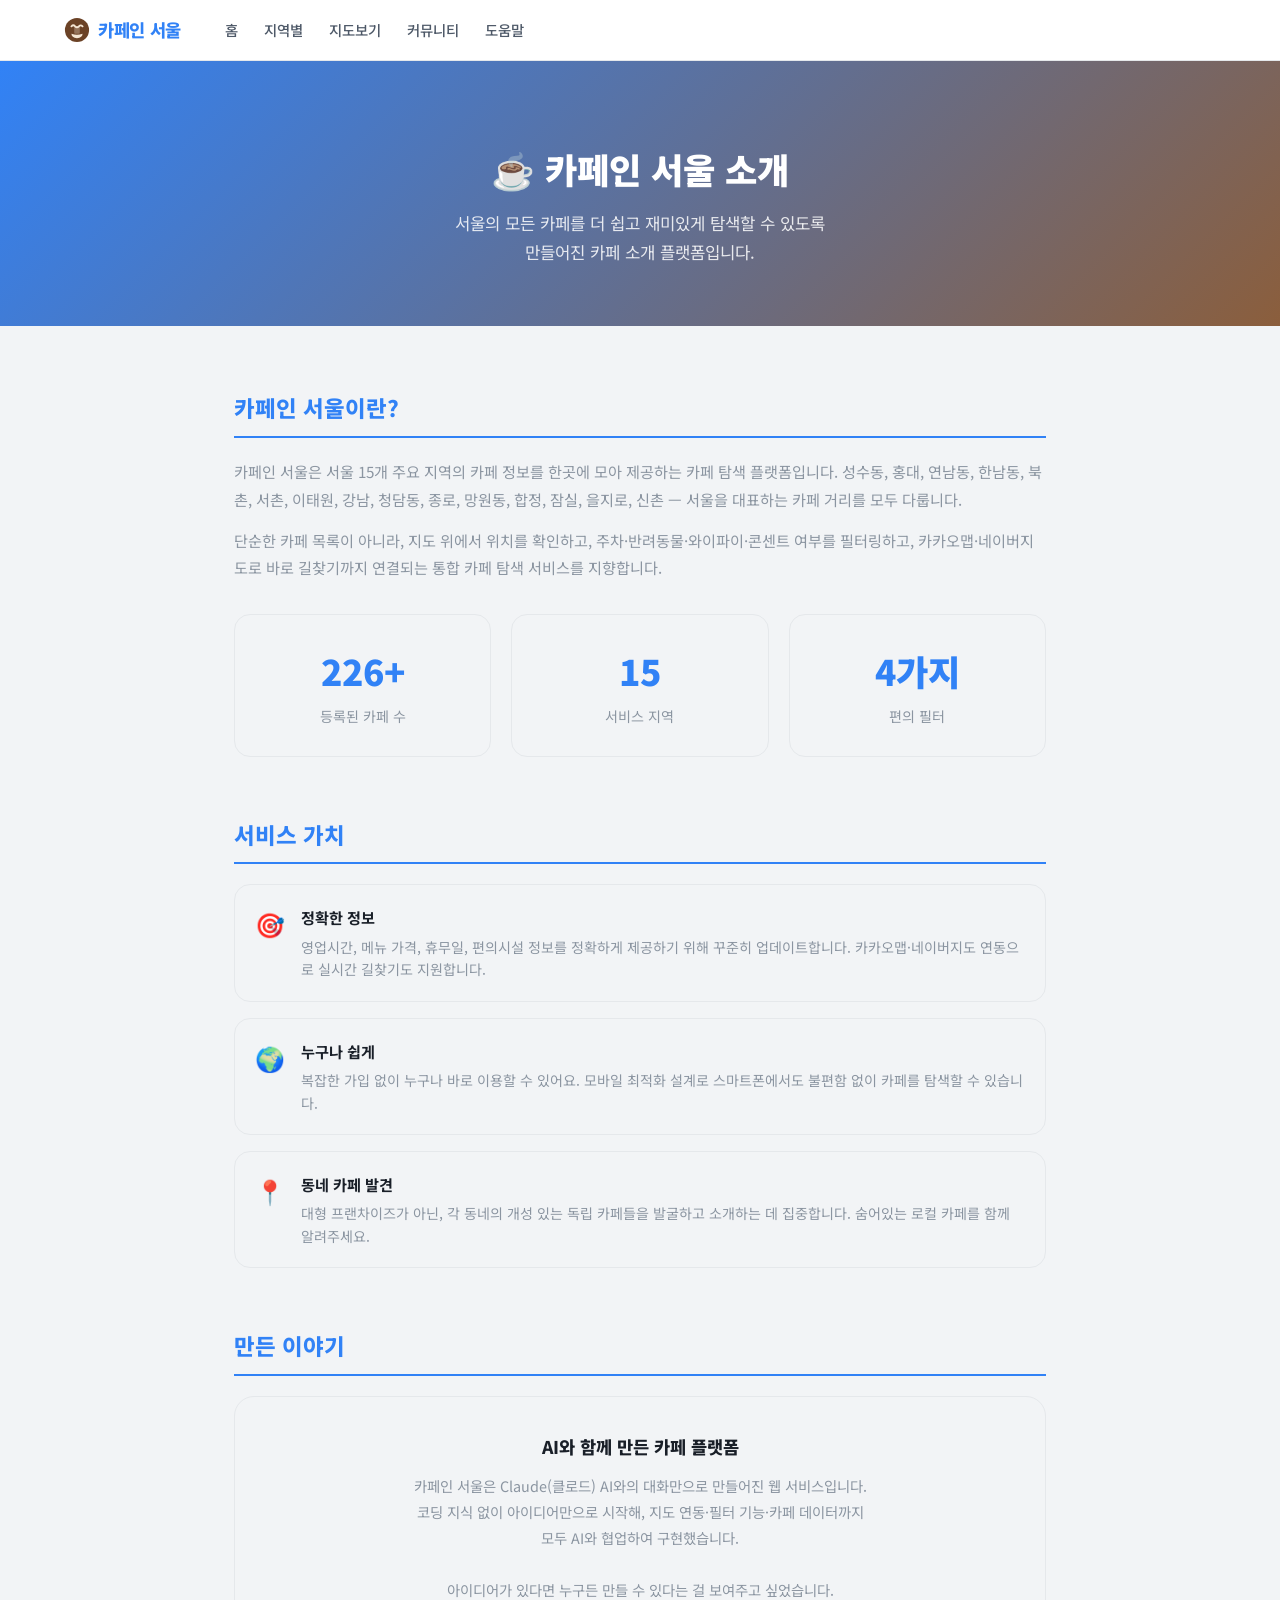
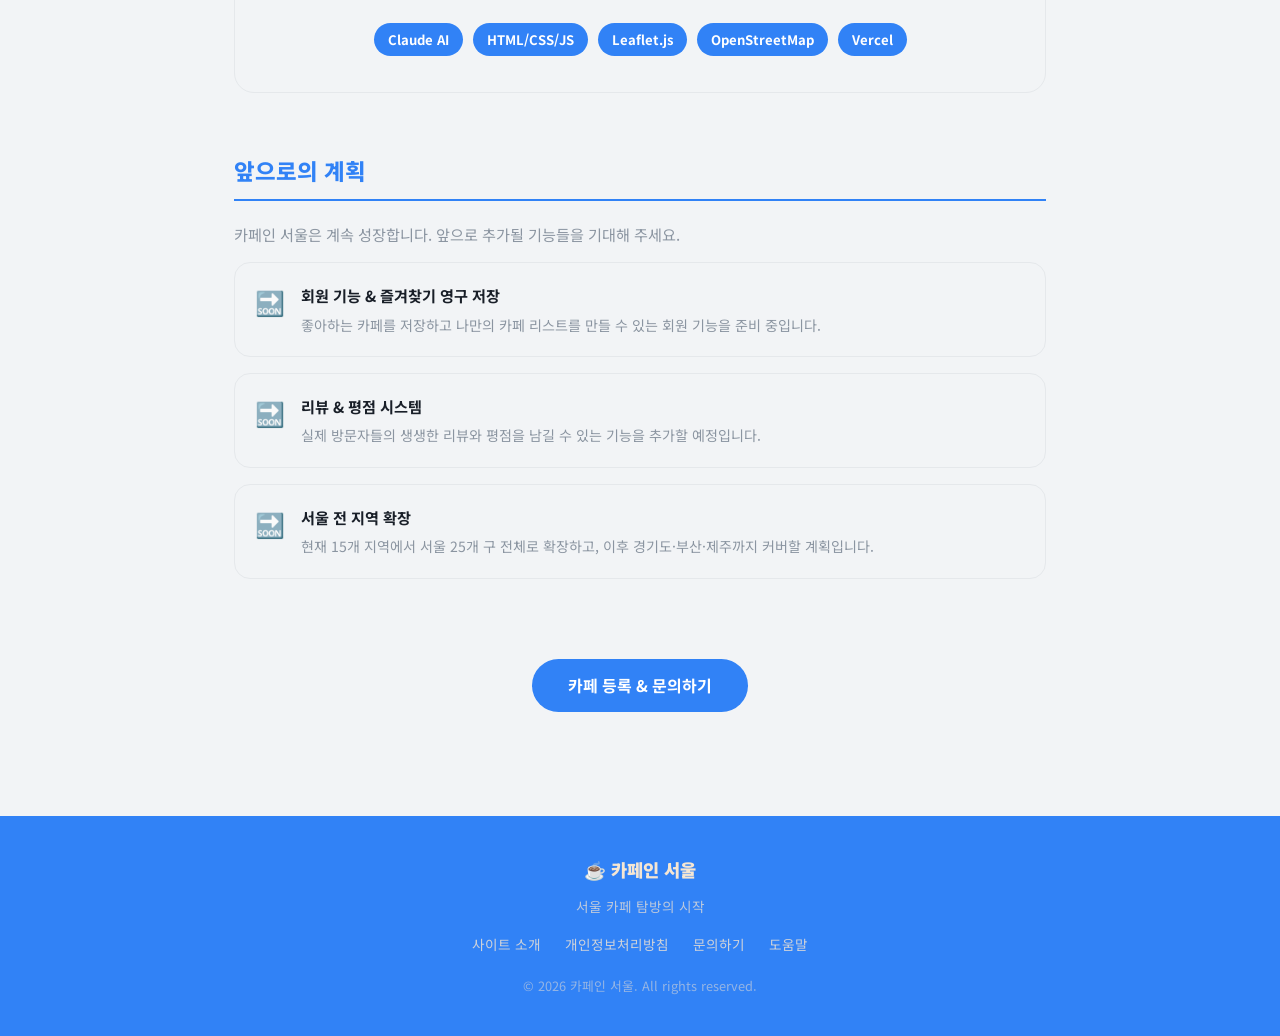
<file: about.html>
<!DOCTYPE html>
<html lang="ko">
<head>
  <script async src="https://pagead2.googlesyndication.com/pagead/js/adsbygoogle.js?client=ca-pub-6626122704399002" crossorigin="anonymous"></script>
  <meta charset="UTF-8" />
  <meta name="viewport" content="width=device-width, initial-scale=1.0" />
  <title>사이트 소개 — 카페인 서울</title>
  <meta name="description" content="카페인 서울은 서울 15개 지역 226개 카페 정보를 제공하는 카페 탐색 플랫폼입니다. AI와 함께 만든 서울 카페 가이드." />
  <meta name="robots" content="index, follow" />
  <link rel="canonical" href="https://cafe-in-seoul.vercel.app/about" />
  <link rel="stylesheet" href="styles.css" />
  <link rel="preconnect" href="https://fonts.googleapis.com" />
  <link href="https://fonts.googleapis.com/css2?family=Noto+Sans+KR:wght@400;500;700;900&display=swap" rel="stylesheet" />
  <style>
    .about-hero {
      background: linear-gradient(135deg, var(--primary) 0%, #8B5E3C 100%);
      color: #fff; text-align: center; padding: 80px 24px 60px;
    }
    .about-hero h1 { font-size: 2.2rem; font-weight: 900; margin-bottom: 12px; }
    .about-hero p { font-size: 1.05rem; opacity: .85; max-width: 540px; margin: 0 auto; line-height: 1.7; }
    .about-wrap { max-width: 860px; margin: 0 auto; padding: 64px 24px; }
    .about-section { margin-bottom: 60px; }
    .about-section h2 {
      font-size: 1.4rem; font-weight: 800; color: var(--primary);
      margin-bottom: 20px; padding-bottom: 10px; border-bottom: 2px solid var(--primary);
    }
    .about-section p { font-size: .95rem; color: var(--text-muted); line-height: 1.8; margin-bottom: 14px; }

    .stat-grid { display: grid; grid-template-columns: repeat(3,1fr); gap: 20px; margin: 32px 0; }
    @media(max-width:600px){ .stat-grid { grid-template-columns: 1fr; } }
    .stat-card {
      background: var(--surface); border: 1px solid var(--border);
      border-radius: var(--radius-md); padding: 28px 20px; text-align: center;
    }
    .stat-num { font-size: 2.2rem; font-weight: 900; color: var(--primary); }
    .stat-label { font-size: .88rem; color: var(--text-muted); margin-top: 6px; }

    .value-list { display: flex; flex-direction: column; gap: 16px; }
    .value-item {
      display: flex; gap: 16px; align-items: flex-start;
      background: var(--surface); border: 1px solid var(--border);
      border-radius: var(--radius-md); padding: 20px;
    }
    .value-icon { font-size: 1.5rem; flex-shrink: 0; }
    .value-item h3 { font-size: .95rem; font-weight: 700; margin-bottom: 6px; color: var(--text-main); }
    .value-item p { font-size: .88rem; color: var(--text-muted); line-height: 1.6; margin: 0; }

    .made-with {
      background: var(--surface); border: 1px solid var(--border);
      border-radius: var(--radius-lg); padding: 36px; text-align: center;
    }
    .made-with h3 { font-size: 1.1rem; font-weight: 800; margin-bottom: 12px; }
    .made-with p { font-size: .9rem; color: var(--text-muted); line-height: 1.8; margin: 0; }
    .badge-list { display: flex; gap: 10px; justify-content: center; flex-wrap: wrap; margin-top: 20px; }
    .badge {
      padding: 6px 14px; border-radius: 999px;
      background: var(--primary); color: #fff; font-size: .82rem; font-weight: 700;
    }
  </style>
</head>
<body>

<header class="gnb">
  <div class="gnb-inner">
    <a href="index.html" class="gnb-logo">
      <svg viewBox="0 0 28 28" fill="none" xmlns="http://www.w3.org/2000/svg">
        <circle cx="14" cy="14" r="13" fill="#6B4226"/>
        <path d="M8 10 Q10 8 12 10 Q14 12 16 10 Q18 8 20 10" stroke="#F5E6D3" stroke-width="2" fill="none" stroke-linecap="round"/>
        <path d="M8 18 Q14 20 20 18 Q20 22 14 23 Q8 22 8 18Z" fill="#F5E6D3"/>
        <rect x="11" y="10" width="6" height="8" rx="1" fill="#F5E6D3" opacity=".3"/>
      </svg>
      카페인 서울
    </a>
    <nav class="gnb-nav">
      <a href="index.html">홈</a>
      <a href="region.html">지역별</a>
      <a href="map.html">지도보기</a>
      <a href="community.html">커뮤니티</a>
      <a href="help.html">도움말</a>
    </nav>
  </div>
</header>

<div class="about-hero">
  <h1>☕ 카페인 서울 소개</h1>
  <p>서울의 모든 카페를 더 쉽고 재미있게 탐색할 수 있도록<br/>만들어진 카페 소개 플랫폼입니다.</p>
</div>

<div class="about-wrap">

  <section class="about-section">
    <h2>카페인 서울이란?</h2>
    <p>카페인 서울은 서울 15개 주요 지역의 카페 정보를 한곳에 모아 제공하는 카페 탐색 플랫폼입니다. 성수동, 홍대, 연남동, 한남동, 북촌, 서촌, 이태원, 강남, 청담동, 종로, 망원동, 합정, 잠실, 을지로, 신촌 — 서울을 대표하는 카페 거리를 모두 다룹니다.</p>
    <p>단순한 카페 목록이 아니라, 지도 위에서 위치를 확인하고, 주차·반려동물·와이파이·콘센트 여부를 필터링하고, 카카오맵·네이버지도로 바로 길찾기까지 연결되는 통합 카페 탐색 서비스를 지향합니다.</p>

    <div class="stat-grid">
      <div class="stat-card">
        <div class="stat-num">226+</div>
        <div class="stat-label">등록된 카페 수</div>
      </div>
      <div class="stat-card">
        <div class="stat-num">15</div>
        <div class="stat-label">서비스 지역</div>
      </div>
      <div class="stat-card">
        <div class="stat-num">4가지</div>
        <div class="stat-label">편의 필터</div>
      </div>
    </div>
  </section>

  <section class="about-section">
    <h2>서비스 가치</h2>
    <div class="value-list">
      <div class="value-item">
        <div class="value-icon">🎯</div>
        <div>
          <h3>정확한 정보</h3>
          <p>영업시간, 메뉴 가격, 휴무일, 편의시설 정보를 정확하게 제공하기 위해 꾸준히 업데이트합니다. 카카오맵·네이버지도 연동으로 실시간 길찾기도 지원합니다.</p>
        </div>
      </div>
      <div class="value-item">
        <div class="value-icon">🌍</div>
        <div>
          <h3>누구나 쉽게</h3>
          <p>복잡한 가입 없이 누구나 바로 이용할 수 있어요. 모바일 최적화 설계로 스마트폰에서도 불편함 없이 카페를 탐색할 수 있습니다.</p>
        </div>
      </div>
      <div class="value-item">
        <div class="value-icon">📍</div>
        <div>
          <h3>동네 카페 발견</h3>
          <p>대형 프랜차이즈가 아닌, 각 동네의 개성 있는 독립 카페들을 발굴하고 소개하는 데 집중합니다. 숨어있는 로컬 카페를 함께 알려주세요.</p>
        </div>
      </div>
    </div>
  </section>

  <section class="about-section">
    <h2>만든 이야기</h2>
    <div class="made-with">
      <h3>AI와 함께 만든 카페 플랫폼</h3>
      <p>카페인 서울은 Claude(클로드) AI와의 대화만으로 만들어진 웹 서비스입니다.<br/>코딩 지식 없이 아이디어만으로 시작해, 지도 연동·필터 기능·카페 데이터까지<br/>모두 AI와 협업하여 구현했습니다.<br/><br/>아이디어가 있다면 누구든 만들 수 있다는 걸 보여주고 싶었습니다.</p>
      <div class="badge-list">
        <span class="badge">Claude AI</span>
        <span class="badge">HTML/CSS/JS</span>
        <span class="badge">Leaflet.js</span>
        <span class="badge">OpenStreetMap</span>
        <span class="badge">Vercel</span>
      </div>
    </div>
  </section>

  <section class="about-section">
    <h2>앞으로의 계획</h2>
    <p>카페인 서울은 계속 성장합니다. 앞으로 추가될 기능들을 기대해 주세요.</p>
    <div class="value-list">
      <div class="value-item">
        <div class="value-icon">🔜</div>
        <div>
          <h3>회원 기능 & 즐겨찾기 영구 저장</h3>
          <p>좋아하는 카페를 저장하고 나만의 카페 리스트를 만들 수 있는 회원 기능을 준비 중입니다.</p>
        </div>
      </div>
      <div class="value-item">
        <div class="value-icon">🔜</div>
        <div>
          <h3>리뷰 & 평점 시스템</h3>
          <p>실제 방문자들의 생생한 리뷰와 평점을 남길 수 있는 기능을 추가할 예정입니다.</p>
        </div>
      </div>
      <div class="value-item">
        <div class="value-icon">🔜</div>
        <div>
          <h3>서울 전 지역 확장</h3>
          <p>현재 15개 지역에서 서울 25개 구 전체로 확장하고, 이후 경기도·부산·제주까지 커버할 계획입니다.</p>
        </div>
      </div>
    </div>
  </section>

  <div style="text-align:center; padding: 20px 0 40px;">
    <a href="contact.html" style="display:inline-block; background:var(--primary); color:#fff; padding:14px 36px; border-radius:999px; font-weight:700; text-decoration:none; font-size:1rem;">카페 등록 & 문의하기</a>
  </div>

</div>

<footer style="background:var(--primary); color:#F5E6D3; text-align:center; padding:40px 24px;">
  <div style="font-weight:900; font-size:1.1rem; margin-bottom:12px;">☕ 카페인 서울</div>
  <div style="font-size:.85rem; opacity:.7; margin-bottom:16px;">서울 카페 탐방의 시작</div>
  <div style="display:flex; justify-content:center; gap:24px; font-size:.85rem; flex-wrap:wrap;">
    <a href="about.html" style="color:#F5E6D3; text-decoration:none; opacity:.8;">사이트 소개</a>
    <a href="privacy.html" style="color:#F5E6D3; text-decoration:none; opacity:.8;">개인정보처리방침</a>
    <a href="contact.html" style="color:#F5E6D3; text-decoration:none; opacity:.8;">문의하기</a>
    <a href="help.html" style="color:#F5E6D3; text-decoration:none; opacity:.8;">도움말</a>
  </div>
  <div style="margin-top:20px; font-size:.8rem; opacity:.5;">© 2026 카페인 서울. All rights reserved.</div>
</footer>

</body>
</html>
</file>
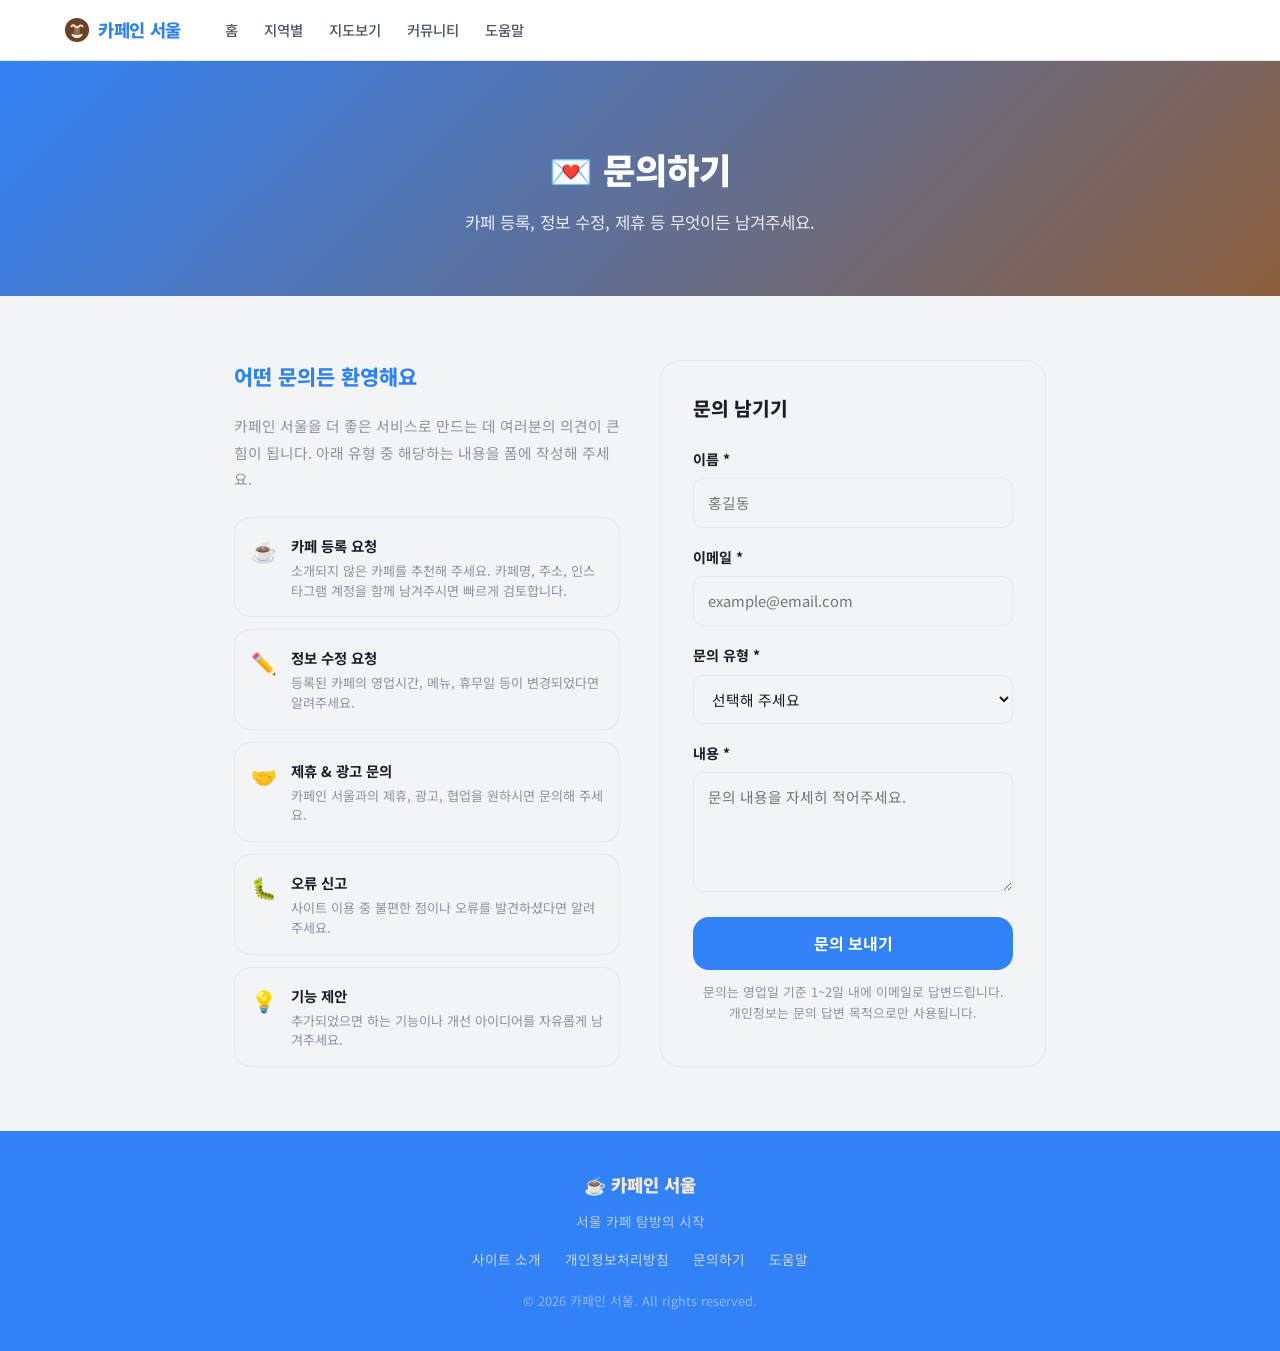
<file: contact.html>
<!DOCTYPE html>
<html lang="ko">
<head>
  <script async src="https://pagead2.googlesyndication.com/pagead/js/adsbygoogle.js?client=ca-pub-6626122704399002" crossorigin="anonymous"></script>
  <meta charset="UTF-8" />
  <meta name="viewport" content="width=device-width, initial-scale=1.0" />
  <title>문의하기 — 카페인 서울</title>
  <meta name="description" content="카페인 서울에 카페 등록, 정보 수정, 제휴 문의 등을 남겨주세요. 빠르게 답변드립니다." />
  <meta name="robots" content="index, follow" />
  <link rel="canonical" href="https://cafe-in-seoul.vercel.app/contact" />
  <link rel="stylesheet" href="styles.css" />
  <link rel="preconnect" href="https://fonts.googleapis.com" />
  <link href="https://fonts.googleapis.com/css2?family=Noto+Sans+KR:wght@400;500;700;900&display=swap" rel="stylesheet" />
  <style>
    .contact-hero {
      background: linear-gradient(135deg, var(--primary) 0%, #8B5E3C 100%);
      color: #fff; text-align: center; padding: 80px 24px 60px;
    }
    .contact-hero h1 { font-size: 2.2rem; font-weight: 900; margin-bottom: 12px; }
    .contact-hero p { font-size: 1.05rem; opacity: .85; }

    .contact-wrap { max-width: 860px; margin: 0 auto; padding: 64px 24px; }
    .contact-grid { display: grid; grid-template-columns: 1fr 1fr; gap: 40px; }
    @media(max-width:700px){ .contact-grid { grid-template-columns: 1fr; } }

    .contact-info h2 { font-size: 1.3rem; font-weight: 800; color: var(--primary); margin-bottom: 20px; }
    .contact-info p { font-size: .92rem; color: var(--text-muted); line-height: 1.8; margin-bottom: 24px; }

    .contact-type-list { display: flex; flex-direction: column; gap: 12px; }
    .contact-type {
      display: flex; gap: 14px; align-items: flex-start;
      background: var(--surface); border: 1px solid var(--border);
      border-radius: var(--radius-md); padding: 16px;
    }
    .contact-type-icon { font-size: 1.3rem; flex-shrink: 0; }
    .contact-type h3 { font-size: .9rem; font-weight: 700; margin-bottom: 4px; color: var(--text-main); }
    .contact-type p { font-size: .82rem; color: var(--text-muted); margin: 0; line-height: 1.5; }

    /* 폼 */
    .contact-form-box { background: var(--surface); border: 1px solid var(--border); border-radius: var(--radius-lg); padding: 32px; }
    .contact-form-box h2 { font-size: 1.2rem; font-weight: 800; margin-bottom: 24px; color: var(--text-main); }
    .form-group { margin-bottom: 18px; }
    .form-group label { display: block; font-size: .88rem; font-weight: 700; margin-bottom: 8px; color: var(--text-main); }
    .form-group input, .form-group select, .form-group textarea {
      width: 100%; padding: 12px 14px;
      border: 1.5px solid var(--border); border-radius: var(--radius-sm);
      font-size: .92rem; font-family: inherit; background: var(--bg);
      color: var(--text-main); box-sizing: border-box;
      transition: border-color .2s;
    }
    .form-group input:focus, .form-group select:focus, .form-group textarea:focus {
      outline: none; border-color: var(--primary);
    }
    .form-group textarea { resize: vertical; min-height: 120px; }
    .submit-btn {
      width: 100%; padding: 14px; background: var(--primary); color: #fff;
      border: none; border-radius: var(--radius-md); font-size: 1rem;
      font-weight: 700; cursor: pointer; font-family: inherit;
      transition: opacity .2s;
    }
    .submit-btn:hover { opacity: .85; }
    .form-notice { font-size: .8rem; color: var(--text-muted); margin-top: 12px; text-align: center; line-height: 1.6; }

    .success-msg {
      display: none; text-align: center; padding: 40px 20px;
    }
    .success-msg .icon { font-size: 3rem; margin-bottom: 16px; }
    .success-msg h3 { font-size: 1.2rem; font-weight: 800; margin-bottom: 10px; }
    .success-msg p { font-size: .92rem; color: var(--text-muted); }
  </style>
</head>
<body>

<header class="gnb">
  <div class="gnb-inner">
    <a href="index.html" class="gnb-logo">
      <svg viewBox="0 0 28 28" fill="none" xmlns="http://www.w3.org/2000/svg">
        <circle cx="14" cy="14" r="13" fill="#6B4226"/>
        <path d="M8 10 Q10 8 12 10 Q14 12 16 10 Q18 8 20 10" stroke="#F5E6D3" stroke-width="2" fill="none" stroke-linecap="round"/>
        <path d="M8 18 Q14 20 20 18 Q20 22 14 23 Q8 22 8 18Z" fill="#F5E6D3"/>
        <rect x="11" y="10" width="6" height="8" rx="1" fill="#F5E6D3" opacity=".3"/>
      </svg>
      카페인 서울
    </a>
    <nav class="gnb-nav">
      <a href="index.html">홈</a>
      <a href="region.html">지역별</a>
      <a href="map.html">지도보기</a>
      <a href="community.html">커뮤니티</a>
      <a href="help.html">도움말</a>
    </nav>
  </div>
</header>

<div class="contact-hero">
  <h1>💌 문의하기</h1>
  <p>카페 등록, 정보 수정, 제휴 등 무엇이든 남겨주세요.</p>
</div>

<div class="contact-wrap">
  <div class="contact-grid">

    <div class="contact-info">
      <h2>어떤 문의든 환영해요</h2>
      <p>카페인 서울을 더 좋은 서비스로 만드는 데 여러분의 의견이 큰 힘이 됩니다. 아래 유형 중 해당하는 내용을 폼에 작성해 주세요.</p>

      <div class="contact-type-list">
        <div class="contact-type">
          <div class="contact-type-icon">☕</div>
          <div>
            <h3>카페 등록 요청</h3>
            <p>소개되지 않은 카페를 추천해 주세요. 카페명, 주소, 인스타그램 계정을 함께 남겨주시면 빠르게 검토합니다.</p>
          </div>
        </div>
        <div class="contact-type">
          <div class="contact-type-icon">✏️</div>
          <div>
            <h3>정보 수정 요청</h3>
            <p>등록된 카페의 영업시간, 메뉴, 휴무일 등이 변경되었다면 알려주세요.</p>
          </div>
        </div>
        <div class="contact-type">
          <div class="contact-type-icon">🤝</div>
          <div>
            <h3>제휴 & 광고 문의</h3>
            <p>카페인 서울과의 제휴, 광고, 협업을 원하시면 문의해 주세요.</p>
          </div>
        </div>
        <div class="contact-type">
          <div class="contact-type-icon">🐛</div>
          <div>
            <h3>오류 신고</h3>
            <p>사이트 이용 중 불편한 점이나 오류를 발견하셨다면 알려주세요.</p>
          </div>
        </div>
        <div class="contact-type">
          <div class="contact-type-icon">💡</div>
          <div>
            <h3>기능 제안</h3>
            <p>추가되었으면 하는 기능이나 개선 아이디어를 자유롭게 남겨주세요.</p>
          </div>
        </div>
      </div>
    </div>

    <div class="contact-form-box">
      <h2>문의 남기기</h2>
      <form id="contactForm" onsubmit="submitForm(event)">
        <div class="form-group">
          <label for="name">이름 *</label>
          <input type="text" id="name" placeholder="홍길동" required />
        </div>
        <div class="form-group">
          <label for="email">이메일 *</label>
          <input type="email" id="email" placeholder="example@email.com" required />
        </div>
        <div class="form-group">
          <label for="type">문의 유형 *</label>
          <select id="type" required>
            <option value="">선택해 주세요</option>
            <option value="register">카페 등록 요청</option>
            <option value="fix">정보 수정 요청</option>
            <option value="partner">제휴 & 광고 문의</option>
            <option value="bug">오류 신고</option>
            <option value="idea">기능 제안</option>
            <option value="other">기타</option>
          </select>
        </div>
        <div class="form-group">
          <label for="message">내용 *</label>
          <textarea id="message" placeholder="문의 내용을 자세히 적어주세요." required></textarea>
        </div>
        <button type="submit" class="submit-btn">문의 보내기</button>
        <p class="form-notice">문의는 영업일 기준 1~2일 내에 이메일로 답변드립니다.<br/>개인정보는 문의 답변 목적으로만 사용됩니다.</p>
      </form>
      <div class="success-msg" id="successMsg">
        <div class="icon">✅</div>
        <h3>문의가 접수되었습니다!</h3>
        <p>입력하신 이메일로 1~2 영업일 내에 답변 드릴게요.<br/>카페인 서울을 이용해 주셔서 감사합니다.</p>
      </div>
    </div>

  </div>
</div>

<footer style="background:var(--primary); color:#F5E6D3; text-align:center; padding:40px 24px;">
  <div style="font-weight:900; font-size:1.1rem; margin-bottom:12px;">☕ 카페인 서울</div>
  <div style="font-size:.85rem; opacity:.7; margin-bottom:16px;">서울 카페 탐방의 시작</div>
  <div style="display:flex; justify-content:center; gap:24px; font-size:.85rem; flex-wrap:wrap;">
    <a href="about.html" style="color:#F5E6D3; text-decoration:none; opacity:.8;">사이트 소개</a>
    <a href="privacy.html" style="color:#F5E6D3; text-decoration:none; opacity:.8;">개인정보처리방침</a>
    <a href="contact.html" style="color:#F5E6D3; text-decoration:none; opacity:.8;">문의하기</a>
    <a href="help.html" style="color:#F5E6D3; text-decoration:none; opacity:.8;">도움말</a>
  </div>
  <div style="margin-top:20px; font-size:.8rem; opacity:.5;">© 2026 카페인 서울. All rights reserved.</div>
</footer>

<script>
function submitForm(e) {
  e.preventDefault();
  document.getElementById('contactForm').style.display = 'none';
  document.getElementById('successMsg').style.display = 'block';
}
</script>
</body>
</html>
</file>
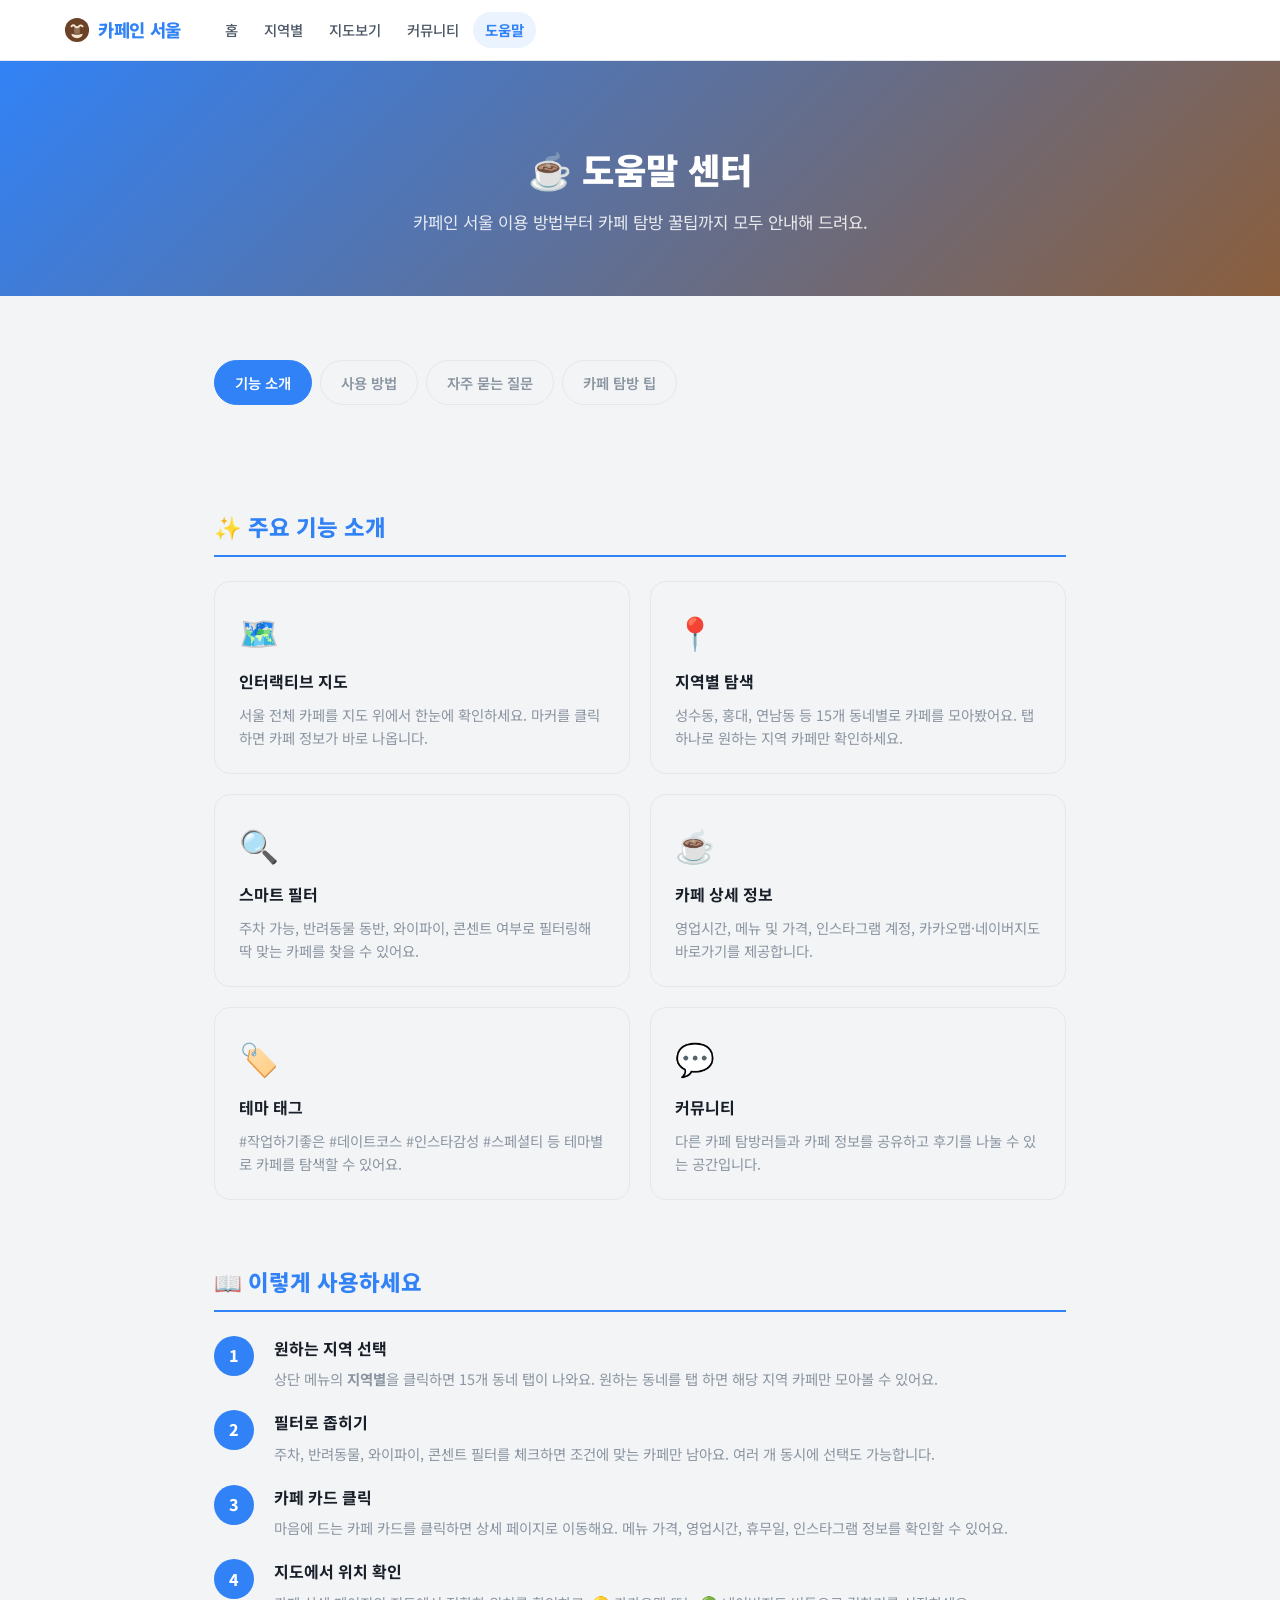
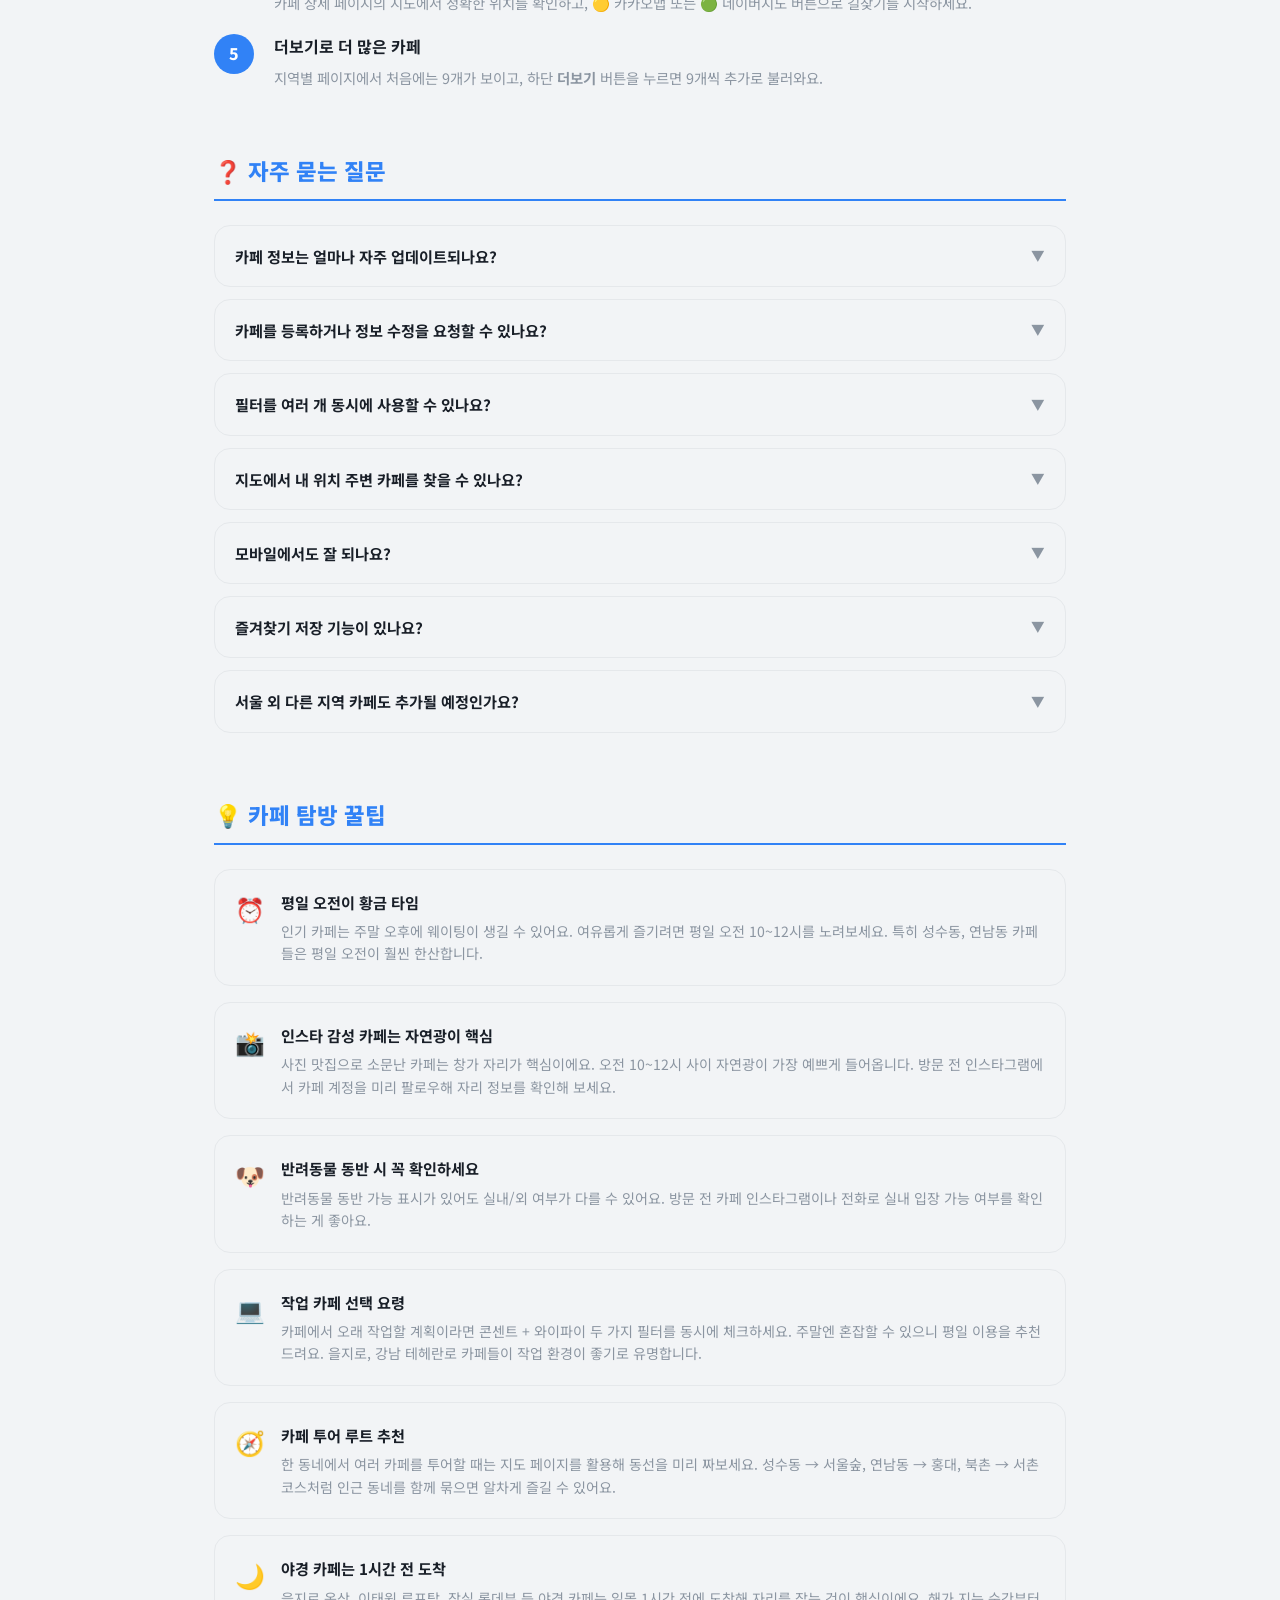
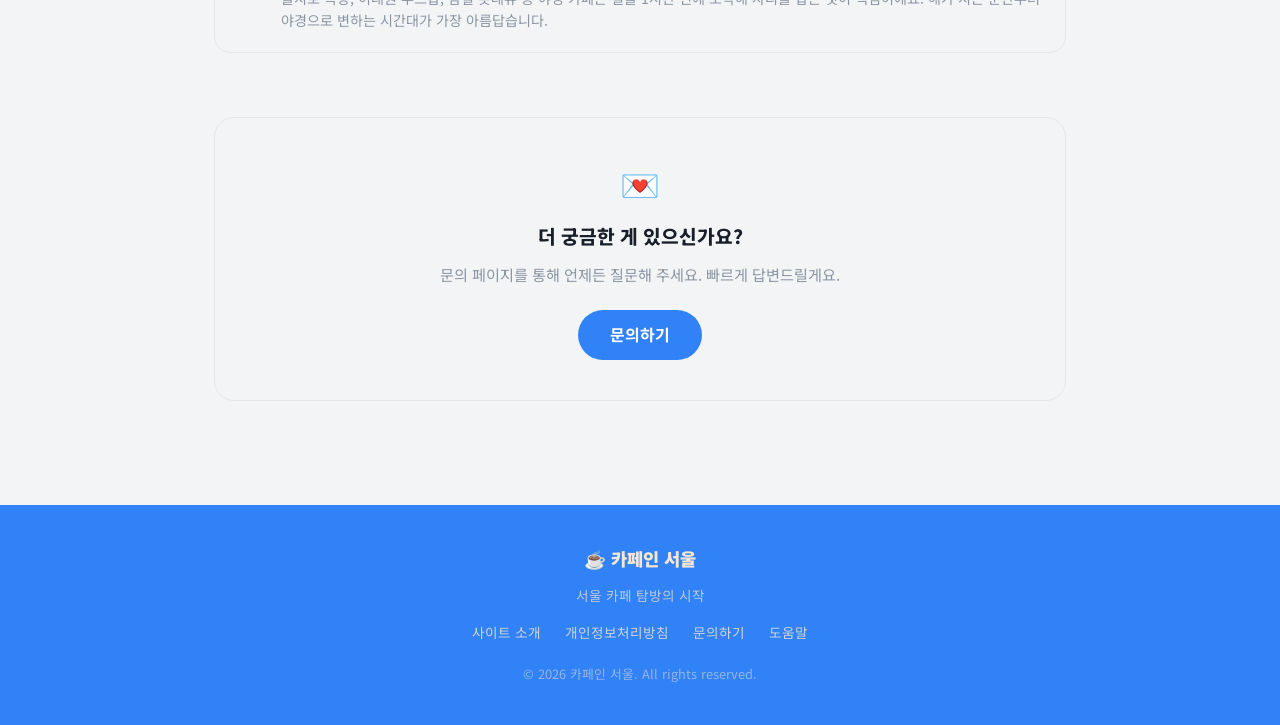
<file: help.html>
<!DOCTYPE html>
<html lang="ko">
<head>
  <script async src="https://pagead2.googlesyndication.com/pagead/js/adsbygoogle.js?client=ca-pub-6626122704399002" crossorigin="anonymous"></script>
  <meta charset="UTF-8" />
  <meta name="viewport" content="width=device-width, initial-scale=1.0" />
  <title>도움말 — 카페인 서울</title>
  <meta name="description" content="카페인 서울 이용 방법, 기능 설명, 자주 묻는 질문, 카페 탐방 팁을 안내합니다." />
  <meta name="robots" content="index, follow" />
  <link rel="canonical" href="https://cafe-in-seoul.vercel.app/help" />
  <link rel="stylesheet" href="styles.css" />
  <link rel="preconnect" href="https://fonts.googleapis.com" />
  <link href="https://fonts.googleapis.com/css2?family=Noto+Sans+KR:wght@400;500;700;900&display=swap" rel="stylesheet" />
  <style>
    .help-hero {
      background: linear-gradient(135deg, var(--primary) 0%, #8B5E3C 100%);
      color: #fff;
      text-align: center;
      padding: 80px 24px 60px;
    }
    .help-hero h1 { font-size: 2.2rem; font-weight: 900; margin-bottom: 12px; }
    .help-hero p { font-size: 1.05rem; opacity: .85; }

    .help-wrap { max-width: 900px; margin: 0 auto; padding: 64px 24px; }

    .help-section { margin-bottom: 64px; }
    .help-section h2 {
      font-size: 1.4rem; font-weight: 800;
      color: var(--primary); margin-bottom: 24px;
      padding-bottom: 10px;
      border-bottom: 2px solid var(--primary);
    }

    /* 기능 카드 */
    .feature-grid { display: grid; grid-template-columns: repeat(2,1fr); gap: 20px; }
    @media(max-width:600px){ .feature-grid { grid-template-columns: 1fr; } }
    .feature-card {
      background: var(--surface);
      border: 1px solid var(--border);
      border-radius: var(--radius-md);
      padding: 24px;
    }
    .feature-icon { font-size: 2rem; margin-bottom: 12px; }
    .feature-card h3 { font-size: 1rem; font-weight: 700; margin-bottom: 8px; color: var(--text-main); }
    .feature-card p { font-size: .9rem; color: var(--text-muted); line-height: 1.6; }

    /* 사용방법 스텝 */
    .step-list { display: flex; flex-direction: column; gap: 20px; }
    .step-item { display: flex; gap: 20px; align-items: flex-start; }
    .step-num {
      min-width: 40px; height: 40px;
      background: var(--primary); color: #fff;
      border-radius: 50%; display: flex; align-items: center; justify-content: center;
      font-weight: 800; font-size: 1rem; flex-shrink: 0;
    }
    .step-content h3 { font-size: 1rem; font-weight: 700; margin-bottom: 6px; color: var(--text-main); }
    .step-content p { font-size: .9rem; color: var(--text-muted); line-height: 1.6; }

    /* FAQ */
    .faq-list { display: flex; flex-direction: column; gap: 12px; }
    .faq-item {
      border: 1px solid var(--border);
      border-radius: var(--radius-md);
      overflow: hidden;
    }
    .faq-q {
      width: 100%; text-align: left; background: var(--surface);
      padding: 18px 20px; font-size: .95rem; font-weight: 700;
      color: var(--text-main); cursor: pointer; border: none;
      display: flex; justify-content: space-between; align-items: center;
    }
    .faq-q:hover { background: var(--bg); }
    .faq-q .arrow { transition: transform .25s; font-size: .85rem; color: var(--text-muted); }
    .faq-q.open .arrow { transform: rotate(180deg); }
    .faq-a {
      display: none; padding: 0 20px 18px;
      font-size: .9rem; color: var(--text-muted); line-height: 1.7;
      background: var(--surface);
    }
    .faq-a.open { display: block; }

    /* 팁 */
    .tip-list { display: flex; flex-direction: column; gap: 16px; }
    .tip-item {
      display: flex; gap: 16px; align-items: flex-start;
      background: var(--surface); border: 1px solid var(--border);
      border-radius: var(--radius-md); padding: 20px;
    }
    .tip-emoji { font-size: 1.5rem; flex-shrink: 0; }
    .tip-content h3 { font-size: .95rem; font-weight: 700; margin-bottom: 6px; color: var(--text-main); }
    .tip-content p { font-size: .88rem; color: var(--text-muted); line-height: 1.6; }

    /* 탭 */
    .help-tabs { display: flex; gap: 8px; margin-bottom: 40px; flex-wrap: wrap; }
    .help-tab {
      padding: 10px 20px; border-radius: 999px;
      border: 1.5px solid var(--border); background: var(--surface);
      font-size: .9rem; font-weight: 600; cursor: pointer; color: var(--text-muted);
      text-decoration: none;
    }
    .help-tab:hover, .help-tab.active {
      background: var(--primary); color: #fff; border-color: var(--primary);
    }
  </style>
</head>
<body>

<!-- GNB -->
<header class="gnb">
  <div class="gnb-inner">
    <a href="index.html" class="gnb-logo">
      <svg viewBox="0 0 28 28" fill="none" xmlns="http://www.w3.org/2000/svg">
        <circle cx="14" cy="14" r="13" fill="#6B4226"/>
        <path d="M8 10 Q10 8 12 10 Q14 12 16 10 Q18 8 20 10" stroke="#F5E6D3" stroke-width="2" fill="none" stroke-linecap="round"/>
        <path d="M8 18 Q14 20 20 18 Q20 22 14 23 Q8 22 8 18Z" fill="#F5E6D3"/>
        <rect x="11" y="10" width="6" height="8" rx="1" fill="#F5E6D3" opacity=".3"/>
      </svg>
      카페인 서울
    </a>
    <nav class="gnb-nav">
      <a href="index.html">홈</a>
      <a href="region.html">지역별</a>
      <a href="map.html">지도보기</a>
      <a href="community.html">커뮤니티</a>
      <a href="help.html" class="active">도움말</a>
    </nav>
  </div>
</header>

<!-- 히어로 -->
<div class="help-hero">
  <h1>☕ 도움말 센터</h1>
  <p>카페인 서울 이용 방법부터 카페 탐방 꿀팁까지 모두 안내해 드려요.</p>
</div>

<!-- 탭 네비게이션 -->
<div class="help-wrap" style="padding-bottom:0;">
  <div class="help-tabs">
    <a href="#features" class="help-tab active">기능 소개</a>
    <a href="#howto" class="help-tab">사용 방법</a>
    <a href="#faq" class="help-tab">자주 묻는 질문</a>
    <a href="#tips" class="help-tab">카페 탐방 팁</a>
  </div>
</div>

<div class="help-wrap">

  <!-- 기능 소개 -->
  <section class="help-section" id="features">
    <h2>✨ 주요 기능 소개</h2>
    <div class="feature-grid">
      <div class="feature-card">
        <div class="feature-icon">🗺️</div>
        <h3>인터랙티브 지도</h3>
        <p>서울 전체 카페를 지도 위에서 한눈에 확인하세요. 마커를 클릭하면 카페 정보가 바로 나옵니다.</p>
      </div>
      <div class="feature-card">
        <div class="feature-icon">📍</div>
        <h3>지역별 탐색</h3>
        <p>성수동, 홍대, 연남동 등 15개 동네별로 카페를 모아봤어요. 탭 하나로 원하는 지역 카페만 확인하세요.</p>
      </div>
      <div class="feature-card">
        <div class="feature-icon">🔍</div>
        <h3>스마트 필터</h3>
        <p>주차 가능, 반려동물 동반, 와이파이, 콘센트 여부로 필터링해 딱 맞는 카페를 찾을 수 있어요.</p>
      </div>
      <div class="feature-card">
        <div class="feature-icon">☕</div>
        <h3>카페 상세 정보</h3>
        <p>영업시간, 메뉴 및 가격, 인스타그램 계정, 카카오맵·네이버지도 바로가기를 제공합니다.</p>
      </div>
      <div class="feature-card">
        <div class="feature-icon">🏷️</div>
        <h3>테마 태그</h3>
        <p>#작업하기좋은 #데이트코스 #인스타감성 #스페셜티 등 테마별로 카페를 탐색할 수 있어요.</p>
      </div>
      <div class="feature-card">
        <div class="feature-icon">💬</div>
        <h3>커뮤니티</h3>
        <p>다른 카페 탐방러들과 카페 정보를 공유하고 후기를 나눌 수 있는 공간입니다.</p>
      </div>
    </div>
  </section>

  <!-- 사용 방법 -->
  <section class="help-section" id="howto">
    <h2>📖 이렇게 사용하세요</h2>
    <div class="step-list">
      <div class="step-item">
        <div class="step-num">1</div>
        <div class="step-content">
          <h3>원하는 지역 선택</h3>
          <p>상단 메뉴의 <strong>지역별</strong>을 클릭하면 15개 동네 탭이 나와요. 원하는 동네를 탭 하면 해당 지역 카페만 모아볼 수 있어요.</p>
        </div>
      </div>
      <div class="step-item">
        <div class="step-num">2</div>
        <div class="step-content">
          <h3>필터로 좁히기</h3>
          <p>주차, 반려동물, 와이파이, 콘센트 필터를 체크하면 조건에 맞는 카페만 남아요. 여러 개 동시에 선택도 가능합니다.</p>
        </div>
      </div>
      <div class="step-item">
        <div class="step-num">3</div>
        <div class="step-content">
          <h3>카페 카드 클릭</h3>
          <p>마음에 드는 카페 카드를 클릭하면 상세 페이지로 이동해요. 메뉴 가격, 영업시간, 휴무일, 인스타그램 정보를 확인할 수 있어요.</p>
        </div>
      </div>
      <div class="step-item">
        <div class="step-num">4</div>
        <div class="step-content">
          <h3>지도에서 위치 확인</h3>
          <p>카페 상세 페이지의 지도에서 정확한 위치를 확인하고, 🟡 카카오맵 또는 🟢 네이버지도 버튼으로 길찾기를 시작하세요.</p>
        </div>
      </div>
      <div class="step-item">
        <div class="step-num">5</div>
        <div class="step-content">
          <h3>더보기로 더 많은 카페</h3>
          <p>지역별 페이지에서 처음에는 9개가 보이고, 하단 <strong>더보기</strong> 버튼을 누르면 9개씩 추가로 불러와요.</p>
        </div>
      </div>
    </div>
  </section>

  <!-- FAQ -->
  <section class="help-section" id="faq">
    <h2>❓ 자주 묻는 질문</h2>
    <div class="faq-list">
      <div class="faq-item">
        <button class="faq-q" onclick="toggleFaq(this)">
          카페 정보는 얼마나 자주 업데이트되나요?
          <span class="arrow">▼</span>
        </button>
        <div class="faq-a">카페인 서울은 정기적으로 영업시간, 메뉴, 휴무일 등을 업데이트하고 있어요. 단, 실제 방문 전에 카카오맵이나 인스타그램에서 최신 정보를 한번 더 확인하시길 권장합니다.</div>
      </div>
      <div class="faq-item">
        <button class="faq-q" onclick="toggleFaq(this)">
          카페를 등록하거나 정보 수정을 요청할 수 있나요?
          <span class="arrow">▼</span>
        </button>
        <div class="faq-a">네! 문의 페이지를 통해 카페 등록 요청 및 정보 수정 요청을 보내주세요. 검토 후 빠르게 반영해 드립니다.</div>
      </div>
      <div class="faq-item">
        <button class="faq-q" onclick="toggleFaq(this)">
          필터를 여러 개 동시에 사용할 수 있나요?
          <span class="arrow">▼</span>
        </button>
        <div class="faq-a">네, 가능합니다. 예를 들어 주차 가능 + 반려동물 동반 + 와이파이를 동시에 선택하면 세 가지 조건을 모두 만족하는 카페만 필터링됩니다.</div>
      </div>
      <div class="faq-item">
        <button class="faq-q" onclick="toggleFaq(this)">
          지도에서 내 위치 주변 카페를 찾을 수 있나요?
          <span class="arrow">▼</span>
        </button>
        <div class="faq-a">지도 페이지에서 브라우저 위치 정보 허용 시 현재 위치를 기준으로 주변 카페를 확인할 수 있어요. 브라우저에서 위치 접근을 허용해 주세요.</div>
      </div>
      <div class="faq-item">
        <button class="faq-q" onclick="toggleFaq(this)">
          모바일에서도 잘 되나요?
          <span class="arrow">▼</span>
        </button>
        <div class="faq-a">카페인 서울은 모바일 환경에 최적화되어 있어요. 스마트폰으로 접속하면 PC와 동일하게 모든 기능을 이용하실 수 있습니다.</div>
      </div>
      <div class="faq-item">
        <button class="faq-q" onclick="toggleFaq(this)">
          즐겨찾기 저장 기능이 있나요?
          <span class="arrow">▼</span>
        </button>
        <div class="faq-a">카페 상세 페이지의 🤍 저장하기 버튼으로 마음에 드는 카페를 저장할 수 있어요. 현재는 브라우저 세션 동안 유지되며, 회원 기능 추가 시 영구 저장이 가능해질 예정입니다.</div>
      </div>
      <div class="faq-item">
        <button class="faq-q" onclick="toggleFaq(this)">
          서울 외 다른 지역 카페도 추가될 예정인가요?
          <span class="arrow">▼</span>
        </button>
        <div class="faq-a">현재는 서울 15개 주요 지역을 서비스하고 있어요. 추후 경기도, 부산, 제주 등으로 확장할 계획입니다.</div>
      </div>
    </div>
  </section>

  <!-- 카페 탐방 팁 -->
  <section class="help-section" id="tips">
    <h2>💡 카페 탐방 꿀팁</h2>
    <div class="tip-list">
      <div class="tip-item">
        <div class="tip-emoji">⏰</div>
        <div class="tip-content">
          <h3>평일 오전이 황금 타임</h3>
          <p>인기 카페는 주말 오후에 웨이팅이 생길 수 있어요. 여유롭게 즐기려면 평일 오전 10~12시를 노려보세요. 특히 성수동, 연남동 카페들은 평일 오전이 훨씬 한산합니다.</p>
        </div>
      </div>
      <div class="tip-item">
        <div class="tip-emoji">📸</div>
        <div class="tip-content">
          <h3>인스타 감성 카페는 자연광이 핵심</h3>
          <p>사진 맛집으로 소문난 카페는 창가 자리가 핵심이에요. 오전 10~12시 사이 자연광이 가장 예쁘게 들어옵니다. 방문 전 인스타그램에서 카페 계정을 미리 팔로우해 자리 정보를 확인해 보세요.</p>
        </div>
      </div>
      <div class="tip-item">
        <div class="tip-emoji">🐶</div>
        <div class="tip-content">
          <h3>반려동물 동반 시 꼭 확인하세요</h3>
          <p>반려동물 동반 가능 표시가 있어도 실내/외 여부가 다를 수 있어요. 방문 전 카페 인스타그램이나 전화로 실내 입장 가능 여부를 확인하는 게 좋아요.</p>
        </div>
      </div>
      <div class="tip-item">
        <div class="tip-emoji">💻</div>
        <div class="tip-content">
          <h3>작업 카페 선택 요령</h3>
          <p>카페에서 오래 작업할 계획이라면 콘센트 + 와이파이 두 가지 필터를 동시에 체크하세요. 주말엔 혼잡할 수 있으니 평일 이용을 추천드려요. 을지로, 강남 테헤란로 카페들이 작업 환경이 좋기로 유명합니다.</p>
        </div>
      </div>
      <div class="tip-item">
        <div class="tip-emoji">🧭</div>
        <div class="tip-content">
          <h3>카페 투어 루트 추천</h3>
          <p>한 동네에서 여러 카페를 투어할 때는 지도 페이지를 활용해 동선을 미리 짜보세요. 성수동 → 서울숲, 연남동 → 홍대, 북촌 → 서촌 코스처럼 인근 동네를 함께 묶으면 알차게 즐길 수 있어요.</p>
        </div>
      </div>
      <div class="tip-item">
        <div class="tip-emoji">🌙</div>
        <div class="tip-content">
          <h3>야경 카페는 1시간 전 도착</h3>
          <p>을지로 옥상, 이태원 루프탑, 잠실 롯데뷰 등 야경 카페는 일몰 1시간 전에 도착해 자리를 잡는 것이 핵심이에요. 해가 지는 순간부터 야경으로 변하는 시간대가 가장 아름답습니다.</p>
        </div>
      </div>
    </div>
  </section>

  <!-- 문의 안내 -->
  <section style="background:var(--surface); border:1px solid var(--border); border-radius:var(--radius-lg); padding:40px; text-align:center; margin-bottom:40px;">
    <div style="font-size:2rem; margin-bottom:12px;">💌</div>
    <h2 style="font-size:1.2rem; font-weight:800; margin-bottom:10px;">더 궁금한 게 있으신가요?</h2>
    <p style="color:var(--text-muted); margin-bottom:24px; font-size:.95rem;">문의 페이지를 통해 언제든 질문해 주세요. 빠르게 답변드릴게요.</p>
    <a href="contact.html" style="display:inline-block; background:var(--primary); color:#fff; padding:12px 32px; border-radius:999px; font-weight:700; text-decoration:none;">문의하기</a>
  </section>

</div>

<!-- 푸터 -->
<footer style="background:var(--primary); color:#F5E6D3; text-align:center; padding:40px 24px;">
  <div style="font-weight:900; font-size:1.1rem; margin-bottom:12px;">☕ 카페인 서울</div>
  <div style="font-size:.85rem; opacity:.7; margin-bottom:16px;">서울 카페 탐방의 시작</div>
  <div style="display:flex; justify-content:center; gap:24px; font-size:.85rem; flex-wrap:wrap;">
    <a href="about.html" style="color:#F5E6D3; text-decoration:none; opacity:.8;">사이트 소개</a>
    <a href="privacy.html" style="color:#F5E6D3; text-decoration:none; opacity:.8;">개인정보처리방침</a>
    <a href="contact.html" style="color:#F5E6D3; text-decoration:none; opacity:.8;">문의하기</a>
    <a href="help.html" style="color:#F5E6D3; text-decoration:none; opacity:.8;">도움말</a>
  </div>
  <div style="margin-top:20px; font-size:.8rem; opacity:.5;">© 2026 카페인 서울. All rights reserved.</div>
</footer>

<script>
function toggleFaq(btn) {
  const answer = btn.nextElementSibling;
  const isOpen = answer.classList.contains('open');
  document.querySelectorAll('.faq-a.open').forEach(a => a.classList.remove('open'));
  document.querySelectorAll('.faq-q.open').forEach(b => b.classList.remove('open'));
  if (!isOpen) {
    answer.classList.add('open');
    btn.classList.add('open');
  }
}
</script>
</body>
</html>
</file>
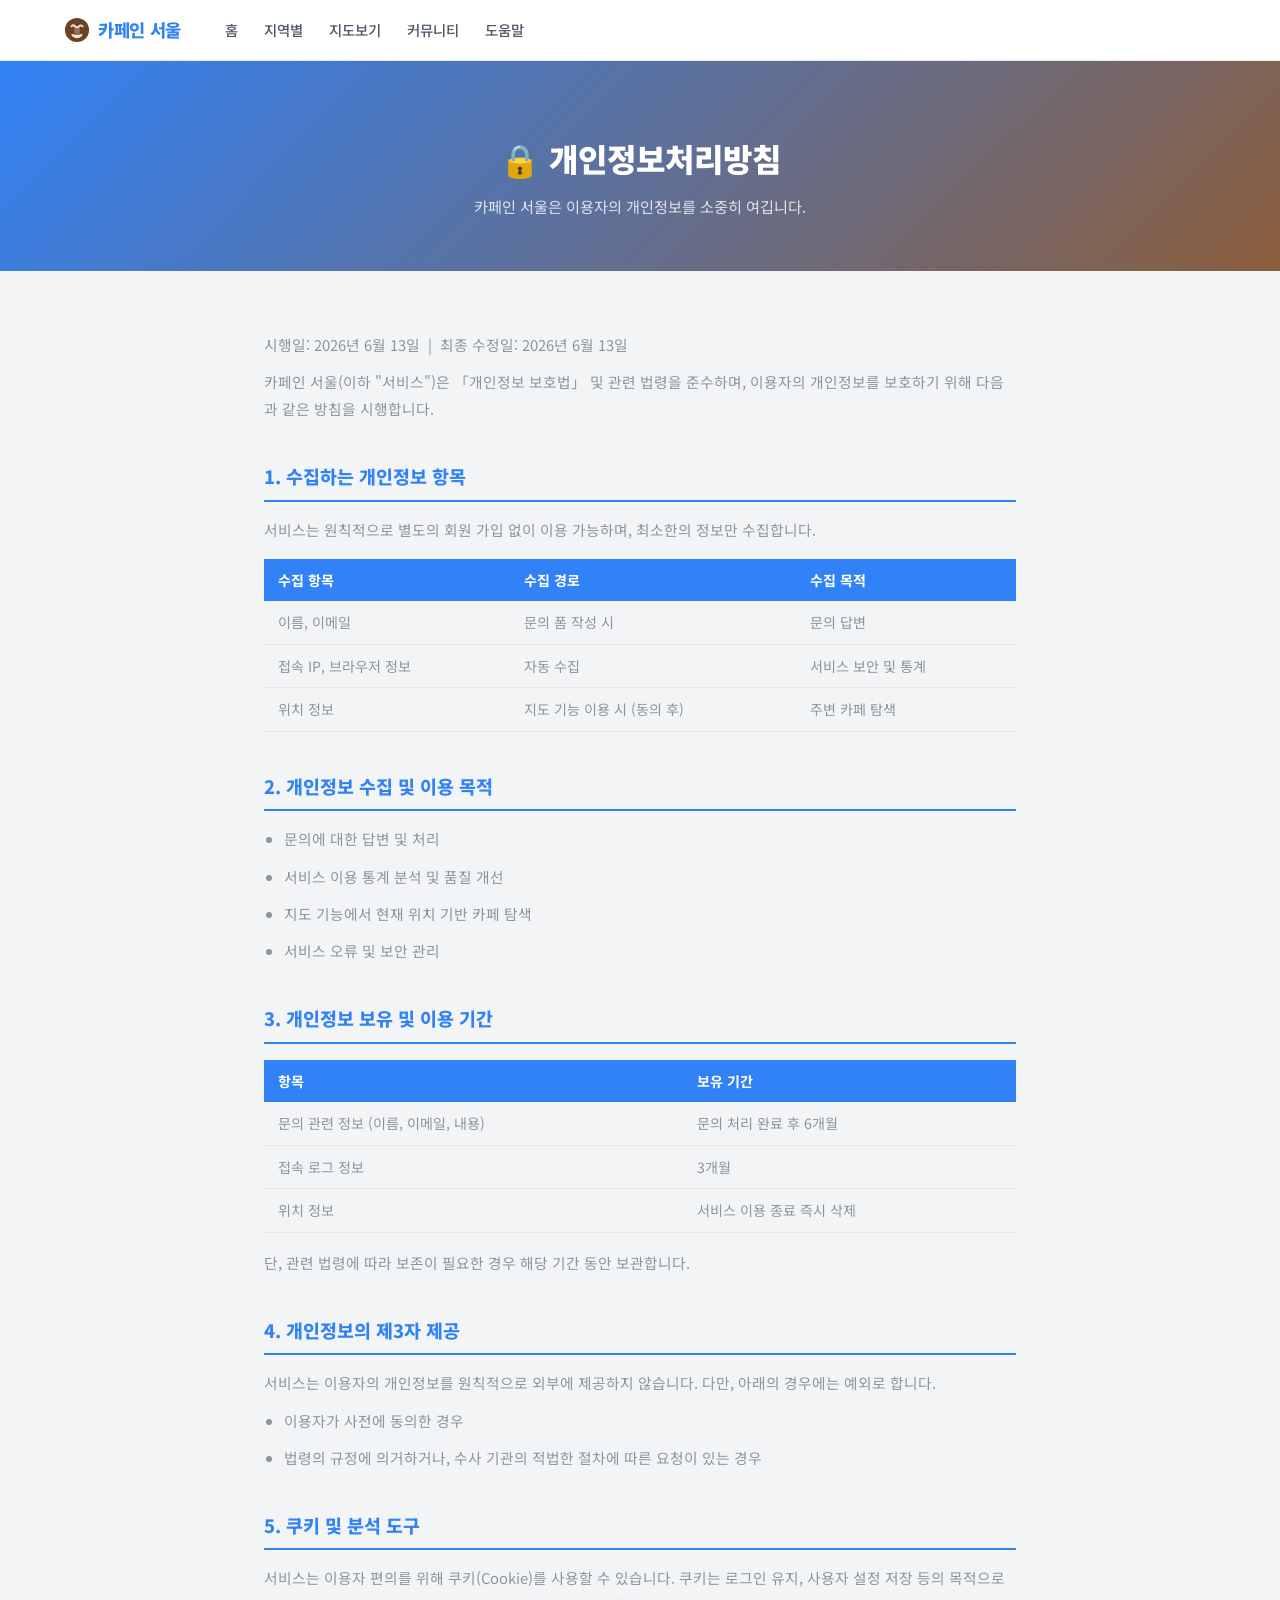
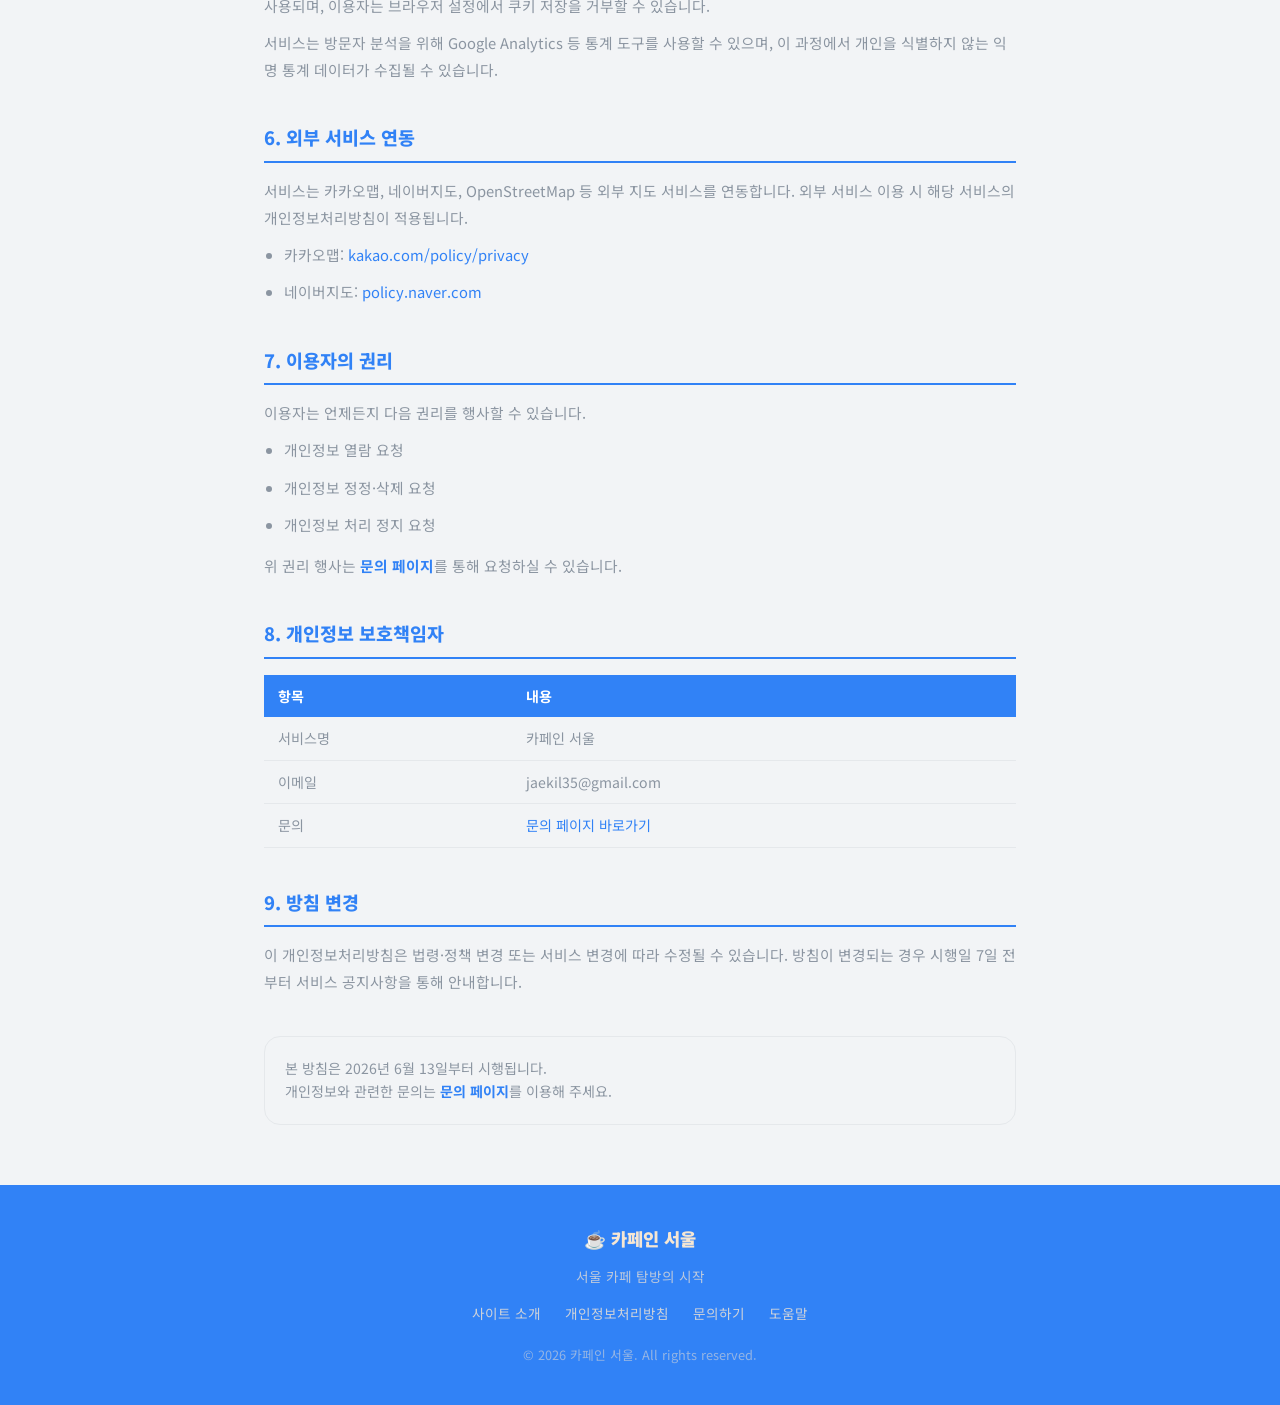
<file: privacy.html>
<!DOCTYPE html>
<html lang="ko">
<head>
  <script async src="https://pagead2.googlesyndication.com/pagead/js/adsbygoogle.js?client=ca-pub-6626122704399002" crossorigin="anonymous"></script>
  <meta charset="UTF-8" />
  <meta name="viewport" content="width=device-width, initial-scale=1.0" />
  <title>개인정보처리방침 — 카페인 서울</title>
  <meta name="description" content="카페인 서울의 개인정보처리방침입니다. 수집하는 정보, 이용 목적, 보관 기간 등을 안내합니다." />
  <meta name="robots" content="index, follow" />
  <link rel="canonical" href="https://cafe-in-seoul.vercel.app/privacy" />
  <link rel="stylesheet" href="styles.css" />
  <link rel="preconnect" href="https://fonts.googleapis.com" />
  <link href="https://fonts.googleapis.com/css2?family=Noto+Sans+KR:wght@400;500;700;900&display=swap" rel="stylesheet" />
  <style>
    .privacy-hero {
      background: linear-gradient(135deg, var(--primary) 0%, #8B5E3C 100%);
      color: #fff; text-align: center; padding: 72px 24px 52px;
    }
    .privacy-hero h1 { font-size: 2rem; font-weight: 900; margin-bottom: 10px; }
    .privacy-hero p { font-size: .95rem; opacity: .8; }

    .privacy-wrap { max-width: 800px; margin: 0 auto; padding: 60px 24px; }
    .privacy-wrap h2 {
      font-size: 1.15rem; font-weight: 800; color: var(--primary);
      margin: 40px 0 14px; padding-bottom: 8px;
      border-bottom: 2px solid var(--primary);
    }
    .privacy-wrap p, .privacy-wrap li {
      font-size: .92rem; color: var(--text-muted); line-height: 1.85; margin-bottom: 10px;
    }
    .privacy-wrap ul { padding-left: 20px; margin-bottom: 14px; }
    .privacy-wrap table {
      width: 100%; border-collapse: collapse; font-size: .88rem; margin: 16px 0;
    }
    .privacy-wrap th {
      background: var(--primary); color: #fff;
      padding: 10px 14px; text-align: left; font-weight: 700;
    }
    .privacy-wrap td {
      padding: 10px 14px; border-bottom: 1px solid var(--border);
      color: var(--text-muted); vertical-align: top;
    }
    .privacy-wrap tr:nth-child(even) td { background: var(--surface); }
    .updated { font-size: .85rem; color: var(--text-muted); margin-bottom: 32px; }
  </style>
</head>
<body>

<header class="gnb">
  <div class="gnb-inner">
    <a href="index.html" class="gnb-logo">
      <svg viewBox="0 0 28 28" fill="none" xmlns="http://www.w3.org/2000/svg">
        <circle cx="14" cy="14" r="13" fill="#6B4226"/>
        <path d="M8 10 Q10 8 12 10 Q14 12 16 10 Q18 8 20 10" stroke="#F5E6D3" stroke-width="2" fill="none" stroke-linecap="round"/>
        <path d="M8 18 Q14 20 20 18 Q20 22 14 23 Q8 22 8 18Z" fill="#F5E6D3"/>
        <rect x="11" y="10" width="6" height="8" rx="1" fill="#F5E6D3" opacity=".3"/>
      </svg>
      카페인 서울
    </a>
    <nav class="gnb-nav">
      <a href="index.html">홈</a>
      <a href="region.html">지역별</a>
      <a href="map.html">지도보기</a>
      <a href="community.html">커뮤니티</a>
      <a href="help.html">도움말</a>
    </nav>
  </div>
</header>

<div class="privacy-hero">
  <h1>🔒 개인정보처리방침</h1>
  <p>카페인 서울은 이용자의 개인정보를 소중히 여깁니다.</p>
</div>

<div class="privacy-wrap">
  <p class="updated">시행일: 2026년 6월 13일 &nbsp;|&nbsp; 최종 수정일: 2026년 6월 13일</p>

  <p>카페인 서울(이하 "서비스")은 「개인정보 보호법」 및 관련 법령을 준수하며, 이용자의 개인정보를 보호하기 위해 다음과 같은 방침을 시행합니다.</p>

  <h2>1. 수집하는 개인정보 항목</h2>
  <p>서비스는 원칙적으로 별도의 회원 가입 없이 이용 가능하며, 최소한의 정보만 수집합니다.</p>
  <table>
    <tr><th>수집 항목</th><th>수집 경로</th><th>수집 목적</th></tr>
    <tr><td>이름, 이메일</td><td>문의 폼 작성 시</td><td>문의 답변</td></tr>
    <tr><td>접속 IP, 브라우저 정보</td><td>자동 수집</td><td>서비스 보안 및 통계</td></tr>
    <tr><td>위치 정보</td><td>지도 기능 이용 시 (동의 후)</td><td>주변 카페 탐색</td></tr>
  </table>

  <h2>2. 개인정보 수집 및 이용 목적</h2>
  <ul>
    <li>문의에 대한 답변 및 처리</li>
    <li>서비스 이용 통계 분석 및 품질 개선</li>
    <li>지도 기능에서 현재 위치 기반 카페 탐색</li>
    <li>서비스 오류 및 보안 관리</li>
  </ul>

  <h2>3. 개인정보 보유 및 이용 기간</h2>
  <table>
    <tr><th>항목</th><th>보유 기간</th></tr>
    <tr><td>문의 관련 정보 (이름, 이메일, 내용)</td><td>문의 처리 완료 후 6개월</td></tr>
    <tr><td>접속 로그 정보</td><td>3개월</td></tr>
    <tr><td>위치 정보</td><td>서비스 이용 종료 즉시 삭제</td></tr>
  </table>
  <p>단, 관련 법령에 따라 보존이 필요한 경우 해당 기간 동안 보관합니다.</p>

  <h2>4. 개인정보의 제3자 제공</h2>
  <p>서비스는 이용자의 개인정보를 원칙적으로 외부에 제공하지 않습니다. 다만, 아래의 경우에는 예외로 합니다.</p>
  <ul>
    <li>이용자가 사전에 동의한 경우</li>
    <li>법령의 규정에 의거하거나, 수사 기관의 적법한 절차에 따른 요청이 있는 경우</li>
  </ul>

  <h2>5. 쿠키 및 분석 도구</h2>
  <p>서비스는 이용자 편의를 위해 쿠키(Cookie)를 사용할 수 있습니다. 쿠키는 로그인 유지, 사용자 설정 저장 등의 목적으로 사용되며, 이용자는 브라우저 설정에서 쿠키 저장을 거부할 수 있습니다.</p>
  <p>서비스는 방문자 분석을 위해 Google Analytics 등 통계 도구를 사용할 수 있으며, 이 과정에서 개인을 식별하지 않는 익명 통계 데이터가 수집될 수 있습니다.</p>

  <h2>6. 외부 서비스 연동</h2>
  <p>서비스는 카카오맵, 네이버지도, OpenStreetMap 등 외부 지도 서비스를 연동합니다. 외부 서비스 이용 시 해당 서비스의 개인정보처리방침이 적용됩니다.</p>
  <ul>
    <li>카카오맵: <a href="https://www.kakao.com/policy/privacy" target="_blank" rel="noopener" style="color:var(--primary);">kakao.com/policy/privacy</a></li>
    <li>네이버지도: <a href="https://policy.naver.com/policy/privacy.html" target="_blank" rel="noopener" style="color:var(--primary);">policy.naver.com</a></li>
  </ul>

  <h2>7. 이용자의 권리</h2>
  <p>이용자는 언제든지 다음 권리를 행사할 수 있습니다.</p>
  <ul>
    <li>개인정보 열람 요청</li>
    <li>개인정보 정정·삭제 요청</li>
    <li>개인정보 처리 정지 요청</li>
  </ul>
  <p>위 권리 행사는 <a href="contact.html" style="color:var(--primary); font-weight:700;">문의 페이지</a>를 통해 요청하실 수 있습니다.</p>

  <h2>8. 개인정보 보호책임자</h2>
  <table>
    <tr><th>항목</th><th>내용</th></tr>
    <tr><td>서비스명</td><td>카페인 서울</td></tr>
    <tr><td>이메일</td><td>jaekil35@gmail.com</td></tr>
    <tr><td>문의</td><td><a href="contact.html" style="color:var(--primary);">문의 페이지 바로가기</a></td></tr>
  </table>

  <h2>9. 방침 변경</h2>
  <p>이 개인정보처리방침은 법령·정책 변경 또는 서비스 변경에 따라 수정될 수 있습니다. 방침이 변경되는 경우 시행일 7일 전부터 서비스 공지사항을 통해 안내합니다.</p>

  <div style="background:var(--surface); border:1px solid var(--border); border-radius:var(--radius-md); padding:20px; margin-top:40px; font-size:.88rem; color:var(--text-muted); line-height:1.7;">
    본 방침은 2026년 6월 13일부터 시행됩니다.<br/>
    개인정보와 관련한 문의는 <a href="contact.html" style="color:var(--primary); font-weight:700;">문의 페이지</a>를 이용해 주세요.
  </div>
</div>

<footer style="background:var(--primary); color:#F5E6D3; text-align:center; padding:40px 24px;">
  <div style="font-weight:900; font-size:1.1rem; margin-bottom:12px;">☕ 카페인 서울</div>
  <div style="font-size:.85rem; opacity:.7; margin-bottom:16px;">서울 카페 탐방의 시작</div>
  <div style="display:flex; justify-content:center; gap:24px; font-size:.85rem; flex-wrap:wrap;">
    <a href="about.html" style="color:#F5E6D3; text-decoration:none; opacity:.8;">사이트 소개</a>
    <a href="privacy.html" style="color:#F5E6D3; text-decoration:none; opacity:.8;">개인정보처리방침</a>
    <a href="contact.html" style="color:#F5E6D3; text-decoration:none; opacity:.8;">문의하기</a>
    <a href="help.html" style="color:#F5E6D3; text-decoration:none; opacity:.8;">도움말</a>
  </div>
  <div style="margin-top:20px; font-size:.8rem; opacity:.5;">© 2026 카페인 서울. All rights reserved.</div>
</footer>

</body>
</html>
</file>
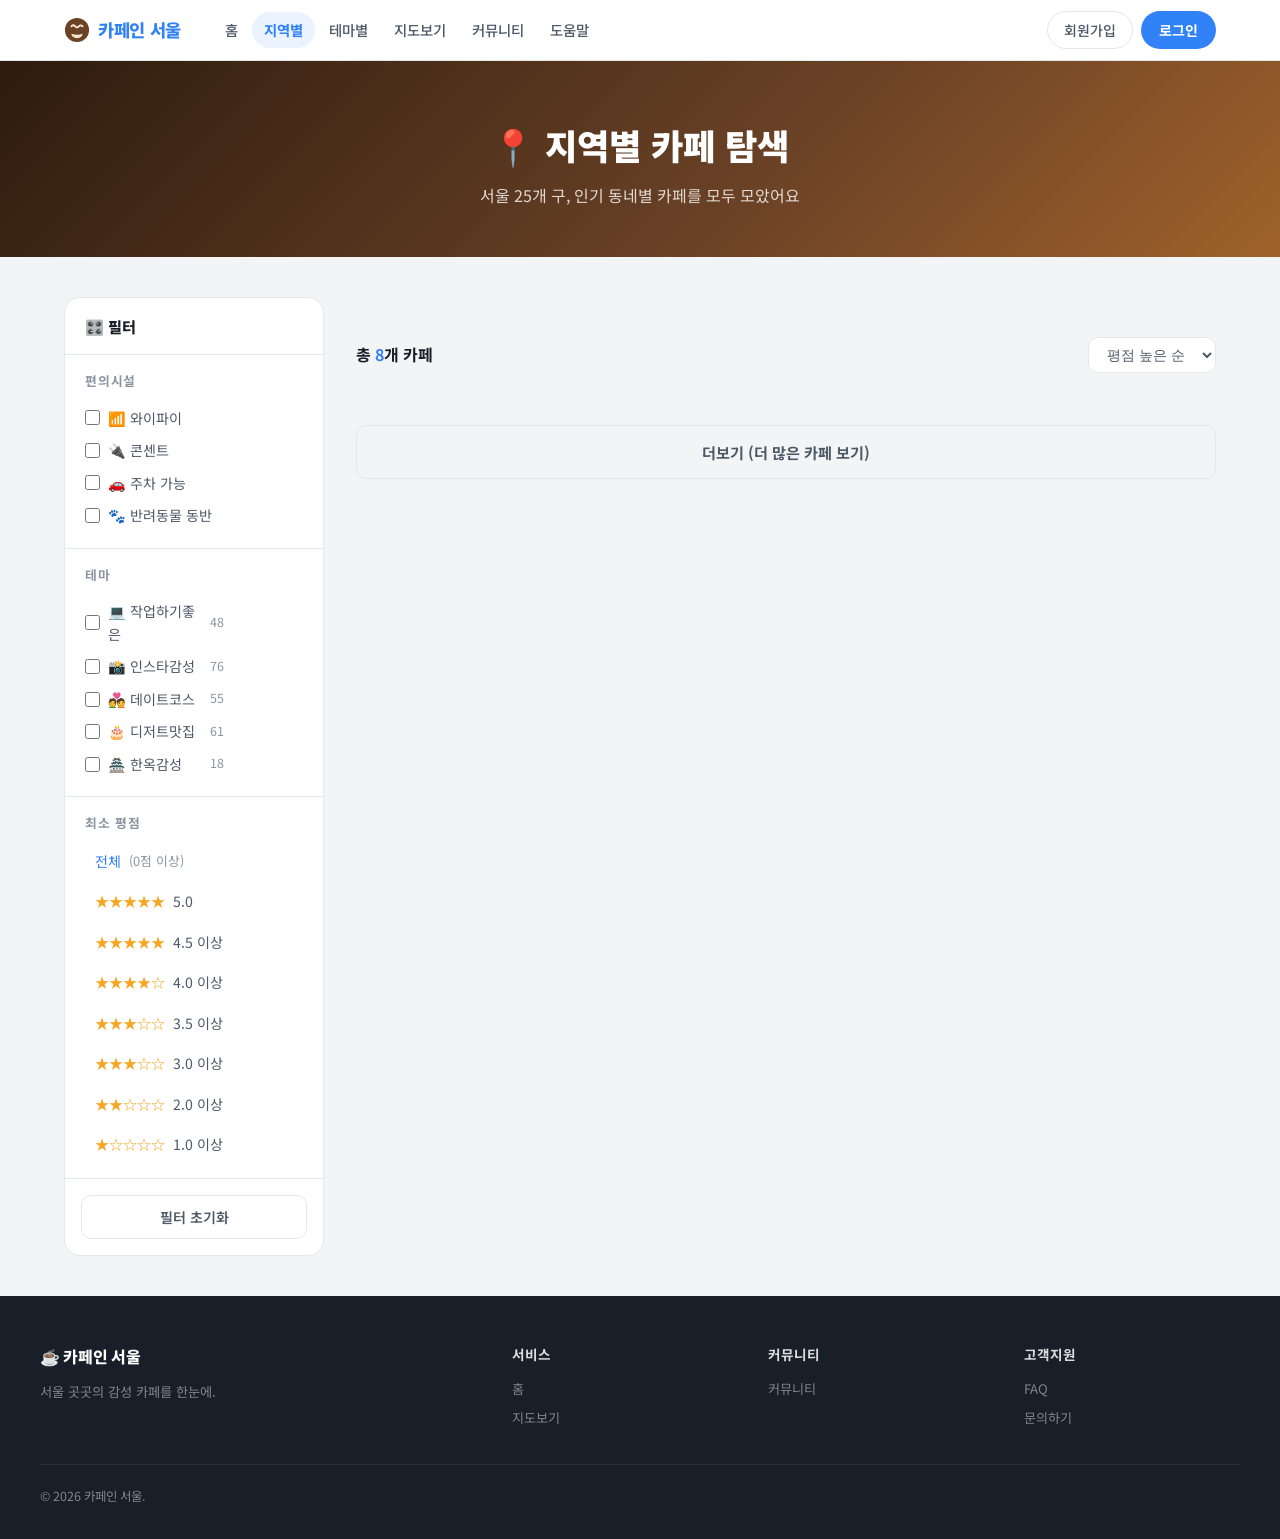
<file: region.html>
<!DOCTYPE html>
<html lang="ko">
<head>
  <script async src="https://pagead2.googlesyndication.com/pagead/js/adsbygoogle.js?client=ca-pub-6626122704399002" crossorigin="anonymous"></script>
  <meta charset="UTF-8" />
  <meta name="viewport" content="width=device-width, initial-scale=1.0" />
  <title>지역별 카페 — 카페인 서울</title>
  <link rel="stylesheet" href="styles.css" />
  <link href="https://fonts.googleapis.com/css2?family=Noto+Sans+KR:wght@400;500;700;900&display=swap" rel="stylesheet" />
  <style>
    .region-hero {
      background: linear-gradient(135deg, #2D1B0E 0%, #6B4226 60%, #A0622A 100%);
      padding: 56px 24px 48px;
      text-align: center; color: #fff;
    }
    .region-hero h1 { font-size: 2.2rem; font-weight: 900; margin-bottom: 10px; }
    .region-hero p { font-size: 1rem; opacity: .8; }

    .region-page-layout {
      max-width: 1200px; margin: 0 auto; padding: 40px 24px;
      display: grid; grid-template-columns: 260px 1fr; gap: 32px;
      align-items: start;
    }

    /* ─── 좌측 필터 패널 ─── */
    .filter-panel {
      background: var(--bg-card); border-radius: var(--radius-md);
      border: 1.5px solid var(--border); overflow: hidden;
      position: sticky; top: 80px;
    }
    .filter-panel-title {
      padding: 16px 20px; font-weight: 800; font-size: .95rem;
      background: var(--bg-warm); border-bottom: 1px solid var(--border);
    }
    .filter-group { padding: 16px 20px; border-bottom: 1px solid var(--border); }
    .filter-group-label {
      font-size: .8rem; font-weight: 700; color: var(--text-muted);
      text-transform: uppercase; letter-spacing: .06em;
      margin-bottom: 10px;
    }
    .filter-check-row {
      display: flex; align-items: center; gap: 8px;
      padding: 5px 0; cursor: pointer; font-size: .88rem; color: var(--text-sub);
      transition: color .15s;
    }
    .filter-check-row:hover { color: var(--primary); }
    .filter-check-row input[type=checkbox] { accent-color: var(--primary); width: 15px; height: 15px; cursor: pointer; }
    .filter-check-row span { flex: 1; }
    .filter-check-row .check-count { font-size: .78rem; color: var(--text-muted); }
    .rating-range { display: flex; flex-direction: column; gap: 6px; }
    .rating-opt {
      display: flex; align-items: center; gap: 8px; cursor: pointer;
      padding: 6px 10px; border-radius: var(--radius-sm); font-size: .88rem;
      color: var(--text-sub); transition: all .15s;
    }
    .rating-opt:hover, .rating-opt.active { background: var(--bg-warm); color: var(--primary); }
    .rating-opt .stars { color: #F5A623; }
    .filter-reset {
      width: calc(100% - 32px); margin: 16px;
      padding: 10px; border-radius: var(--radius-sm);
      border: 1.5px solid var(--border); color: var(--text-sub);
      font-size: .88rem; font-weight: 600; cursor: pointer;
      transition: all .2s;
    }
    .filter-reset:hover { border-color: var(--primary); color: var(--primary); }

    /* ─── 우측 결과 ─── */
    .result-header {
      display: flex; align-items: center; justify-content: space-between;
      margin-bottom: 20px; flex-wrap: wrap; gap: 12px;
    }
    .result-count { font-size: 1rem; font-weight: 700; }
    .result-count span { color: var(--primary); }
    .sort-select {
      padding: 8px 14px; border-radius: var(--radius-sm);
      border: 1.5px solid var(--border); background: #fff;
      font-size: .88rem; color: var(--text-sub);
      cursor: pointer; outline: none;
    }
    .sort-select:focus { border-color: var(--primary); }
    .active-filters {
      display: flex; flex-wrap: wrap; gap: 6px; margin-bottom: 16px;
    }
    .active-filter-pill {
      display: flex; align-items: center; gap: 5px;
      background: var(--primary); color: #fff;
      padding: 4px 12px; border-radius: 20px; font-size: .8rem; font-weight: 600;
    }
    .active-filter-pill button {
      color: rgba(255,255,255,.7); font-size: .9rem; line-height: 1;
      transition: color .15s;
    }
    .active-filter-pill button:hover { color: #fff; }

    /* 지역 탭 */
    .district-tabs {
      display: flex; gap: 6px; flex-wrap: wrap; margin-bottom: 24px;
    }
    .district-tab {
      padding: 8px 18px; border-radius: 20px; font-size: .88rem; font-weight: 600;
      border: 1.5px solid var(--border); background: #fff; color: var(--text-sub);
      cursor: pointer; transition: all .2s;
    }
    .district-tab:hover { border-color: var(--primary); color: var(--primary); }
    .district-tab.active {
      background: var(--primary); color: #fff; border-color: var(--primary);
    }

    .result-grid { display: grid; grid-template-columns: repeat(3, 1fr); gap: 20px; }
    @media(max-width:900px){ .result-grid { grid-template-columns: repeat(2,1fr); } }

    .load-more-btn {
      display: block; width: 100%; margin-top: 32px;
      padding: 14px; background: var(--bg-warm);
      border: 1.5px solid var(--border); border-radius: var(--radius-sm);
      font-size: .95rem; font-weight: 700; color: var(--text-sub);
      cursor: pointer; transition: all .2s; text-align: center;
    }
    .load-more-btn:hover { border-color: var(--primary); color: var(--primary); }

    @media(max-width:768px){
      .region-page-layout { grid-template-columns: 1fr; }
      .filter-panel { position: static; }
    }
  </style>
</head>
<body>

<header class="gnb">
  <div class="gnb-inner">
    <a href="index.html" class="gnb-logo">
      <svg viewBox="0 0 28 28" fill="none"><circle cx="14" cy="14" r="13" fill="#6B4226"/><path d="M8 10 Q10 8 12 10 Q14 12 16 10 Q18 8 20 10" stroke="#F5E6D3" stroke-width="2" fill="none" stroke-linecap="round"/><path d="M8 18 Q14 20 20 18 Q20 22 14 23 Q8 22 8 18Z" fill="#F5E6D3"/></svg>
      카페인 서울
    </a>
    <nav class="gnb-nav">
      <a href="index.html">홈</a>
      <a href="region.html" class="active">지역별</a>
      <a href="index.html#themeGrid">테마별</a>
      <a href="map.html">지도보기</a>
      <a href="community.html">커뮤니티</a>
      <a href="help.html">도움말</a>
    </nav>
    <div class="gnb-actions">
      <button class="btn-ghost">회원가입</button>
      <button class="btn-login">로그인</button>
    </div>
  </div>
</header>

<!-- 히어로 -->
<div class="region-hero">
  <h1>📍 지역별 카페 탐색</h1>
  <p>서울 25개 구, 인기 동네별 카페를 모두 모았어요</p>
</div>

<div class="region-page-layout">

  <!-- 좌측 필터 -->
  <aside>
    <div class="filter-panel">
      <div class="filter-panel-title">🎛️ 필터</div>

      <!-- 편의시설 -->
      <div class="filter-group">
        <div class="filter-group-label">편의시설</div>
        <label class="filter-check-row"><input type="checkbox" onchange="applyFilters()" data-filter="wifi" /><span>📶 와이파이</span></label>
        <label class="filter-check-row"><input type="checkbox" onchange="applyFilters()" data-filter="outlet" /><span>🔌 콘센트</span></label>
        <label class="filter-check-row"><input type="checkbox" onchange="applyFilters()" data-filter="parking" /><span>🚗 주차 가능</span></label>
        <label class="filter-check-row"><input type="checkbox" onchange="applyFilters()" data-filter="pet" /><span>🐾 반려동물 동반</span></label>
      </div>

      <!-- 테마 -->
      <div class="filter-group">
        <div class="filter-group-label">테마</div>
        <label class="filter-check-row"><input type="checkbox" onchange="applyFilters()" data-tag="작업하기좋은" /><span>💻 작업하기좋은</span><span class="check-count">48</span></label>
        <label class="filter-check-row"><input type="checkbox" onchange="applyFilters()" data-tag="인스타감성" /><span>📸 인스타감성</span><span class="check-count">76</span></label>
        <label class="filter-check-row"><input type="checkbox" onchange="applyFilters()" data-tag="데이트코스" /><span>💑 데이트코스</span><span class="check-count">55</span></label>
        <label class="filter-check-row"><input type="checkbox" onchange="applyFilters()" data-tag="디저트맛집" /><span>🎂 디저트맛집</span><span class="check-count">61</span></label>
        <label class="filter-check-row"><input type="checkbox" onchange="applyFilters()" data-tag="한옥감성" /><span>🏯 한옥감성</span><span class="check-count">18</span></label>
      </div>

      <!-- 평점 -->
      <div class="filter-group">
        <div class="filter-group-label">최소 평점</div>
        <div class="rating-range">
          <div class="rating-opt active" onclick="setMinRating(0,this)">전체 <span style="color:var(--text-muted);font-size:.8rem;">(0점 이상)</span></div>
          <div class="rating-opt" onclick="setMinRating(5,this)"><span class="stars">★★★★★</span> 5.0</div>
          <div class="rating-opt" onclick="setMinRating(4.5,this)"><span class="stars">★★★★★</span> 4.5 이상</div>
          <div class="rating-opt" onclick="setMinRating(4.0,this)"><span class="stars">★★★★☆</span> 4.0 이상</div>
          <div class="rating-opt" onclick="setMinRating(3.5,this)"><span class="stars">★★★☆☆</span> 3.5 이상</div>
          <div class="rating-opt" onclick="setMinRating(3.0,this)"><span class="stars">★★★☆☆</span> 3.0 이상</div>
          <div class="rating-opt" onclick="setMinRating(2.0,this)"><span class="stars">★★☆☆☆</span> 2.0 이상</div>
          <div class="rating-opt" onclick="setMinRating(1.0,this)"><span class="stars">★☆☆☆☆</span> 1.0 이상</div>
        </div>
      </div>

      <button class="filter-reset" onclick="resetFilters()">필터 초기화</button>
    </div>
  </aside>

  <!-- 우측 결과 -->
  <div>
    <!-- 지역 탭 (카운트는 JS가 자동 주입) -->
    <div class="district-tabs" id="districtTabs"></div>

    <!-- 활성 필터 표시 -->
    <div class="active-filters" id="activeFilterBadges"></div>

    <!-- 결과 헤더 -->
    <div class="result-header">
      <div class="result-count">총 <span id="resultCount">8</span>개 카페</div>
      <select class="sort-select" onchange="applySort(this.value)">
        <option value="rating">평점 높은 순</option>
        <option value="review">리뷰 많은 순</option>
        <option value="name">이름 순</option>
      </select>
    </div>

    <!-- 카드 그리드 -->
    <div class="result-grid" id="resultGrid"></div>
    <button class="load-more-btn" id="loadMoreBtn" onclick="loadMore()">더보기 (더 많은 카페 보기)</button>
  </div>

</div>

<footer>
  <div class="footer-inner">
    <div>
      <div class="footer-brand">☕ 카페인 서울</div>
      <p class="footer-desc">서울 곳곳의 감성 카페를 한눈에.</p>
    </div>
    <div class="footer-col"><h4>서비스</h4><a href="index.html">홈</a><a href="map.html">지도보기</a></div>
    <div class="footer-col"><h4>커뮤니티</h4><a href="community.html">커뮤니티</a></div>
    <div class="footer-col"><h4>고객지원</h4><a href="#">FAQ</a><a href="#">문의하기</a></div>
  </div>
  <div class="footer-bottom"><span>© 2026 카페인 서울.</span></div>
</footer>

<script src="data.js"></script>
<script>
let currentDistrict = '전체';
let minRating = 0;
let sortBy = 'rating';
const PAGE_SIZE = 9;
let visibleCount = PAGE_SIZE;
let filteredList = [];

// ── 지역 탭 동적 생성 (카운트 자동 계산) ──
const DISTRICTS = ['전체','성수동','연남동','홍대','한남동','북촌','서촌','청담동','이태원','강남','종로','망원동','합정','잠실','을지로','신촌'];

function buildDistrictTabs() {
  const container = document.getElementById('districtTabs');
  container.innerHTML = DISTRICTS.map((d, i) => {
    const count = d === '전체'
      ? CAFES.length
      : CAFES.filter(c => c.district.includes(d) || c.address.includes(d)).length;
    return `<div class="district-tab${i===0?' active':''}" onclick="setDistrict('${d}',this)">
      ${d} <span style="font-size:.78rem;opacity:.7;">${count}</span>
    </div>`;
  }).join('');
}

function getFiltered() {
  const checkedFilters = [...document.querySelectorAll('[data-filter]:checked')].map(el => el.dataset.filter);
  const checkedTags    = [...document.querySelectorAll('[data-tag]:checked')].map(el => el.dataset.tag);

  let list = CAFES.filter(cafe => {
    if (currentDistrict !== '전체' && !cafe.district.includes(currentDistrict) && !cafe.address.includes(currentDistrict)) return false;
    if (cafe.rating < minRating) return false;
    if (checkedFilters.includes('wifi')    && !cafe.wifi)    return false;
    if (checkedFilters.includes('outlet')  && !cafe.outlet)  return false;
    if (checkedFilters.includes('parking') && !cafe.parking) return false;
    if (checkedFilters.includes('pet')     && !cafe.pet)     return false;
    if (checkedTags.length > 0 && !checkedTags.some(t => cafe.tags.includes(t))) return false;
    return true;
  });

  if (sortBy === 'rating')  list.sort((a,b) => b.rating - a.rating);
  if (sortBy === 'review')  list.sort((a,b) => b.reviewCount - a.reviewCount);
  if (sortBy === 'name')    list.sort((a,b) => a.name.localeCompare(b.name));
  return list;
}

function cafeCardHTML(cafe) {
  return `
    <div class="cafe-card" onclick="location.href='cafe-detail.html?id=${cafe.id}'">
      <div class="card-img">
        <img src="${cafe.images[0]}" alt="${cafe.name}" loading="lazy"/>
        ${cafe.badge ? `<div class="card-badge ${cafe.badge}">${cafe.badge==='hot'?'🔥 HOT':'🆕 NEW'}</div>` : ''}
        <button class="card-save" onclick="event.stopPropagation();this.textContent=this.textContent==='🤍'?'❤️':'🤍'">🤍</button>
        <div class="card-map-btns">
          <button class="card-map-btn kakao" onclick="event.stopPropagation();window.open('https://map.kakao.com/?q='+encodeURIComponent('${cafe.address}'),'_blank')">🟡 카카오맵</button>
          <button class="card-map-btn naver" onclick="event.stopPropagation();window.open('https://map.naver.com/v5/search/'+encodeURIComponent('${cafe.address}'),'_blank')">🟢 네이버</button>
        </div>
      </div>
      <div class="card-body">
        <div class="card-tags">${cafe.tags.slice(0,2).map(t=>`<span class="tag-pill">#${t}</span>`).join('')}</div>
        <div class="card-name">${cafe.name}</div>
        <div class="card-location">📍 ${cafe.district} · ${cafe.station}역</div>
        <div class="card-meta">
          <div class="card-rating"><span class="stars">★</span>${cafe.rating}<span class="card-review-count">(${cafe.reviewCount})</span></div>
          <div style="display:flex;gap:5px;font-size:.8rem;">
            ${cafe.wifi?'<span>📶</span>':''}${cafe.outlet?'<span>🔌</span>':''}${cafe.pet?'<span>🐾</span>':''}
          </div>
        </div>
      </div>
    </div>`;
}

function renderGrid(list) {
  filteredList = list;
  const shown = list.slice(0, visibleCount);
  document.getElementById('resultCount').textContent = list.length;
  document.getElementById('resultGrid').innerHTML = shown.map(cafeCardHTML).join('');

  const btn = document.getElementById('loadMoreBtn');
  if (visibleCount >= list.length) {
    btn.style.display = 'none';
  } else {
    btn.style.display = 'block';
    btn.textContent = `더보기 (${list.length - visibleCount}개 더 있어요)`;
  }
}

function loadMore() {
  visibleCount += PAGE_SIZE;
  const grid = document.getElementById('resultGrid');
  const newCards = filteredList.slice(visibleCount - PAGE_SIZE, visibleCount).map(cafeCardHTML).join('');
  grid.insertAdjacentHTML('beforeend', newCards);

  const btn = document.getElementById('loadMoreBtn');
  if (visibleCount >= filteredList.length) {
    btn.style.display = 'none';
  } else {
    btn.textContent = `더보기 (${filteredList.length - visibleCount}개 더 있어요)`;
  }
}

function updateActiveBadges() {
  const badges = [];
  if (currentDistrict !== '전체') badges.push({ label: currentDistrict, clear: () => setDistrict('전체', document.querySelector('.district-tab')) });
  if (minRating > 0) badges.push({ label: `평점 ${minRating}+`, clear: () => setMinRating(0, document.querySelector('.rating-opt')) });
  document.querySelectorAll('[data-filter]:checked').forEach(el =>
    badges.push({ label: el.parentElement.querySelector('span').textContent.trim(), clear: () => { el.checked = false; applyFilters(); } }));
  document.querySelectorAll('[data-tag]:checked').forEach(el =>
    badges.push({ label: '#' + el.dataset.tag, clear: () => { el.checked = false; applyFilters(); } }));

  document.getElementById('activeFilterBadges').innerHTML = badges.map((b, i) => `
    <div class="active-filter-pill">
      ${b.label}
      <button onclick="clearBadge(${i})">✕</button>
    </div>`).join('');
  window._badgeClearFns = badges.map(b => b.clear);
}
function clearBadge(i) { window._badgeClearFns[i](); }

function applyFilters() {
  visibleCount = PAGE_SIZE;
  updateActiveBadges();
  renderGrid(getFiltered());
}
function applySort(v) { sortBy = v; applyFilters(); }

function setDistrict(d, el) {
  currentDistrict = d;
  document.querySelectorAll('.district-tab').forEach(t => t.classList.remove('active'));
  el.classList.add('active');
  applyFilters();
}
function setMinRating(r, el) {
  minRating = r;
  document.querySelectorAll('.rating-opt').forEach(o => o.classList.remove('active'));
  el.classList.add('active');
  applyFilters();
}
function resetFilters() {
  currentDistrict = '전체'; minRating = 0; sortBy = 'rating';
  document.querySelectorAll('input[type=checkbox]').forEach(el => el.checked = false);
  document.querySelectorAll('.district-tab').forEach(t => t.classList.remove('active'));
  document.querySelector('.district-tab').classList.add('active');
  document.querySelectorAll('.rating-opt').forEach(o => o.classList.remove('active'));
  document.querySelector('.rating-opt').classList.add('active');
  document.querySelector('.sort-select').value = 'rating';
  applyFilters();
}

buildDistrictTabs();
applyFilters();
</script>
</body>
</html>
</file>
<file: styles.css>
/* ─── Design Tokens (Toss DEUS) ──────────────────── */
:root {
  --primary:        #3182F6;
  --primary-dark:   #1B64DA;
  --primary-light:  #EBF3FF;
  --accent:         #00C471;
  --danger:         #F04452;
  --warning:        #FF9F0A;

  --bg:             #F2F4F6;
  --bg-card:        #FFFFFF;
  --bg-elevated:    #FFFFFF;

  --text-main:      #191F28;
  --text-sub:       #4E5968;
  --text-muted:     #8B95A1;
  --text-disabled:  #B0B8C1;

  --border:         #E5E8EB;
  --border-focus:   #3182F6;

  --shadow-xs:  0 1px 4px rgba(0,0,0,.06);
  --shadow-sm:  0 2px 10px rgba(0,0,0,.08);
  --shadow-md:  0 8px 24px rgba(0,0,0,.10);
  --shadow-lg:  0 16px 40px rgba(0,0,0,.12);

  --radius-xs:  6px;
  --radius-sm:  10px;
  --radius-md:  16px;
  --radius-lg:  20px;
  --radius-xl:  28px;
  --radius-full:9999px;
}

/* ─── Reset & Base ──────────────────────────────── */
*, *::before, *::after { box-sizing: border-box; margin: 0; padding: 0; }
html { scroll-behavior: smooth; }
body {
  font-family: 'Pretendard', 'Noto Sans KR', 'Apple SD Gothic Neo', sans-serif;
  background: var(--bg);
  color: var(--text-main);
  line-height: 1.6;
  -webkit-font-smoothing: antialiased;
}
a  { text-decoration: none; color: inherit; }
img { display: block; width: 100%; object-fit: cover; }
button { cursor: pointer; border: none; background: none; font: inherit; }
input, textarea { font: inherit; }

/* ─── GNB ────────────────────────────────────────── */
.gnb {
  position: sticky; top: 0; z-index: 100;
  background: rgba(255,255,255,.95);
  backdrop-filter: blur(16px);
  border-bottom: 1px solid var(--border);
}
.gnb-inner {
  max-width: 1200px; margin: 0 auto;
  display: flex; align-items: center; gap: 32px;
  padding: 0 24px; height: 60px;
}
.gnb-logo {
  display: flex; align-items: center; gap: 8px;
  font-weight: 800; font-size: 1.1rem; color: var(--primary);
  white-space: nowrap; letter-spacing: -.02em;
}
.gnb-logo svg { width: 26px; height: 26px; }
.gnb-nav {
  display: flex; align-items: center; gap: 2px; flex: 1;
}
.gnb-nav a {
  padding: 6px 12px; border-radius: var(--radius-full);
  font-size: .9rem; font-weight: 500; color: var(--text-sub);
  transition: all .15s;
}
.gnb-nav a:hover  { background: var(--bg); color: var(--text-main); }
.gnb-nav a.active { background: var(--primary-light); color: var(--primary); font-weight: 700; }
.gnb-actions { display: flex; align-items: center; gap: 8px; margin-left: auto; }
.btn-login {
  padding: 8px 18px; border-radius: var(--radius-full);
  background: var(--primary); color: #fff;
  font-size: .875rem; font-weight: 700; letter-spacing: -.01em;
  transition: background .15s;
}
.btn-login:hover { background: var(--primary-dark); }
.btn-ghost {
  padding: 7px 16px; border-radius: var(--radius-full);
  border: 1.5px solid var(--border); color: var(--text-sub);
  font-size: .875rem; font-weight: 500;
  transition: all .15s;
}
.btn-ghost:hover { border-color: var(--primary); color: var(--primary); }

/* ─── Banner ─────────────────────────────────────── */
.banner {
  background: var(--primary); color: #fff;
  text-align: center; padding: 10px 24px;
  font-size: .82rem; font-weight: 500; letter-spacing: -.01em;
}
.banner a { color: #A8CFFF; font-weight: 700; }

/* ─── Hero ───────────────────────────────────────── */
.hero {
  background: #FFFFFF;
  padding: 72px 24px 64px;
  text-align: center;
  position: relative; overflow: hidden;
  border-bottom: 1px solid var(--border);
}
.hero::before {
  content: '';
  position: absolute; inset: 0;
  background: radial-gradient(ellipse 70% 60% at 50% -10%, rgba(49,130,246,.08) 0%, transparent 70%);
  pointer-events: none;
}
.hero-eyebrow {
  display: inline-flex; align-items: center; gap: 6px;
  background: var(--primary-light); color: var(--primary);
  padding: 5px 14px; border-radius: var(--radius-full);
  font-size: .8rem; font-weight: 700; letter-spacing: .02em;
  margin-bottom: 20px;
}
.hero h1 {
  font-size: clamp(1.9rem, 4.5vw, 3rem);
  font-weight: 900; line-height: 1.2; letter-spacing: -.03em;
  color: var(--text-main); margin-bottom: 14px;
}
.hero h1 span { color: var(--primary); }
.hero p {
  font-size: 1rem; color: var(--text-sub);
  max-width: 440px; margin: 0 auto 36px;
  line-height: 1.7;
}
.search-box {
  display: flex; align-items: center;
  background: var(--bg); border-radius: var(--radius-xl);
  box-shadow: var(--shadow-sm);
  max-width: 560px; margin: 0 auto 24px;
  padding: 6px 6px 6px 18px;
  border: 1.5px solid var(--border);
  transition: border-color .15s, box-shadow .15s;
}
.search-box:focus-within {
  border-color: var(--primary);
  box-shadow: 0 0 0 3px rgba(49,130,246,.12);
}
.search-box input {
  flex: 1; border: none; outline: none;
  font-size: .95rem; background: transparent;
  color: var(--text-main);
}
.search-box input::placeholder { color: var(--text-muted); }
.btn-search {
  background: var(--primary); color: #fff;
  padding: 10px 22px; border-radius: var(--radius-lg);
  font-size: .9rem; font-weight: 700; letter-spacing: -.01em;
  display: flex; align-items: center; gap: 6px;
  transition: background .15s;
}
.btn-search:hover { background: var(--primary-dark); }
.hero-tags {
  display: flex; flex-wrap: wrap; justify-content: center; gap: 8px;
}
.hero-tag {
  background: var(--bg); border: 1.5px solid var(--border);
  color: var(--text-sub); padding: 6px 14px; border-radius: var(--radius-full);
  font-size: .82rem; font-weight: 600; cursor: pointer;
  transition: all .15s;
}
.hero-tag:hover {
  background: var(--primary-light);
  border-color: var(--primary); color: var(--primary);
}

/* ─── Section Commons ────────────────────────────── */
.section { padding: 56px 24px; max-width: 1200px; margin: 0 auto; }
.section-header {
  display: flex; align-items: flex-end; justify-content: space-between;
  margin-bottom: 28px;
}
.section-title {
  font-size: 1.5rem; font-weight: 800;
  color: var(--text-main); letter-spacing: -.03em;
}
.section-title span { color: var(--primary); }
.section-sub {
  font-size: .85rem; color: var(--text-muted); margin-top: 4px;
}
.view-all {
  font-size: .85rem; font-weight: 700; color: var(--primary);
  display: flex; align-items: center; gap: 4px; white-space: nowrap;
}
.view-all:hover { text-decoration: underline; }

/* ─── Card Grid ──────────────────────────────────── */
.card-grid {
  display: grid;
  grid-template-columns: repeat(auto-fill, minmax(260px, 1fr));
  gap: 16px;
}
.cafe-card {
  background: var(--bg-card); border-radius: var(--radius-md);
  overflow: hidden; box-shadow: var(--shadow-xs);
  border: 1px solid var(--border);
  transition: transform .2s, box-shadow .2s;
  cursor: pointer;
}
.cafe-card:hover { transform: translateY(-4px); box-shadow: var(--shadow-md); }
.card-img { height: 196px; position: relative; overflow: hidden; }
.card-img img { height: 100%; transition: transform .35s; }
.cafe-card:hover .card-img img { transform: scale(1.04); }
.card-badge {
  position: absolute; top: 10px; left: 10px;
  background: var(--primary); color: #fff;
  padding: 3px 9px; border-radius: var(--radius-full);
  font-size: .72rem; font-weight: 800; letter-spacing: .02em;
}
.card-badge.new { background: var(--accent); }
.card-badge.hot { background: var(--danger); }
.card-save {
  position: absolute; top: 10px; right: 10px;
  background: rgba(255,255,255,.9); backdrop-filter: blur(4px);
  width: 32px; height: 32px; border-radius: 50%;
  display: flex; align-items: center; justify-content: center;
  font-size: .95rem; transition: all .15s; border: 1px solid rgba(255,255,255,.5);
}
.card-save:hover { background: #fff; transform: scale(1.1); }

/* 카드 이미지 위 지도 버튼 */
.card-map-btns {
  position: absolute; bottom: 8px; left: 8px;
  display: flex; gap: 5px;
  opacity: 0; transform: translateY(5px);
  transition: opacity .2s, transform .2s;
  pointer-events: none;
}
.cafe-card:hover .card-map-btns {
  opacity: 1; transform: translateY(0); pointer-events: auto;
}
.card-map-btn {
  padding: 4px 10px; border-radius: var(--radius-full); border: none;
  font-size: .72rem; font-weight: 700; cursor: pointer;
  display: flex; align-items: center; gap: 3px;
  box-shadow: 0 2px 6px rgba(0,0,0,.2);
  transition: opacity .15s; white-space: nowrap;
}
.card-map-btn:hover { opacity: .88; }
.card-map-btn.kakao { background: #FAE100; color: #3A1D1D; }
.card-map-btn.naver { background: #03C75A; color: #fff; }

.card-body { padding: 14px 16px 16px; }
.card-tags { display: flex; gap: 5px; flex-wrap: wrap; margin-bottom: 8px; }
.tag-pill {
  background: var(--primary-light); color: var(--primary);
  padding: 3px 9px; border-radius: var(--radius-full);
  font-size: .73rem; font-weight: 700;
}
.card-name { font-size: 1rem; font-weight: 800; margin-bottom: 3px; letter-spacing: -.02em; }
.card-location {
  font-size: .82rem; color: var(--text-muted);
  display: flex; align-items: center; gap: 3px; margin-bottom: 10px;
}
.card-meta { display: flex; align-items: center; justify-content: space-between; }
.card-rating {
  display: flex; align-items: center; gap: 4px;
  font-size: .85rem; font-weight: 700; color: var(--text-main);
}
.card-rating .stars { color: var(--warning); }
.card-review-count { font-size: .78rem; color: var(--text-muted); margin-left: 2px; }

/* ─── Theme Section ──────────────────────────────── */
.theme-section { background: var(--bg); padding: 56px 0; }
.theme-section .section { padding-top: 0; padding-bottom: 0; }
.theme-grid {
  display: grid;
  grid-template-columns: repeat(auto-fill, minmax(160px, 1fr));
  gap: 12px;
}
.theme-card {
  background: var(--bg-card); border-radius: var(--radius-md);
  padding: 24px 16px; text-align: center;
  border: 1.5px solid var(--border); cursor: pointer;
  transition: all .15s;
}
.theme-card:hover {
  border-color: var(--primary); background: var(--primary-light);
  transform: translateY(-2px); box-shadow: var(--shadow-sm);
}
.theme-card.active {
  border-color: var(--primary); background: var(--primary-light);
  box-shadow: 0 0 0 3px rgba(49,130,246,.15);
}
.theme-icon { font-size: 1.8rem; margin-bottom: 10px; }
.theme-name { font-size: .9rem; font-weight: 700; color: var(--text-main); letter-spacing: -.01em; }
.theme-count { font-size: .78rem; color: var(--text-muted); margin-top: 3px; }

/* ─── District Section ───────────────────────────── */
.district-section { padding: 56px 24px; max-width: 1200px; margin: 0 auto; }
.district-chips {
  display: flex; flex-wrap: wrap; gap: 8px; margin-top: 20px;
}
.district-chip {
  padding: 8px 18px; border-radius: var(--radius-full);
  border: 1.5px solid var(--border); background: var(--bg-card);
  font-size: .875rem; font-weight: 600; color: var(--text-sub);
  cursor: pointer; transition: all .15s;
  display: flex; align-items: center; gap: 5px;
}
.district-chip:hover { border-color: var(--primary); color: var(--primary); background: var(--primary-light); }
.district-chip.popular { border-color: var(--primary); background: var(--primary-light); color: var(--primary); }
.district-chip .count { font-size: .76rem; font-weight: 500; opacity: .65; }

/* ─── Review Strip ───────────────────────────────── */
.review-strip {
  background: var(--text-main);
  padding: 64px 24px; color: #fff;
}
.review-strip .section-title { color: #fff; }
.review-strip .section-sub { color: rgba(255,255,255,.55); }
.review-cards {
  display: grid;
  grid-template-columns: repeat(auto-fill, minmax(300px, 1fr));
  gap: 16px; margin-top: 28px;
}
.review-card {
  background: rgba(255,255,255,.07);
  border: 1px solid rgba(255,255,255,.12);
  border-radius: var(--radius-md); padding: 22px;
  transition: background .15s;
}
.review-card:hover { background: rgba(255,255,255,.11); }
.review-card-header {
  display: flex; align-items: center; gap: 12px; margin-bottom: 14px;
}
.reviewer-avatar {
  width: 38px; height: 38px; border-radius: 50%;
  background: var(--primary); display: flex; align-items: center;
  justify-content: center; font-weight: 800; font-size: .9rem; color: #fff;
  flex-shrink: 0;
}
.reviewer-name { font-weight: 700; font-size: .9rem; }
.reviewer-cafe { font-size: .8rem; opacity: .55; }
.review-stars { color: var(--warning); font-size: .85rem; }
.review-text { font-size: .875rem; line-height: 1.75; opacity: .85; }

/* ─── Hotplace Section ───────────────────────────── */
.hotplace-wrap { max-width: 1200px; margin: 0 auto; padding: 56px 24px; }
.scroll-row {
  display: grid;
  grid-template-columns: repeat(4, 1fr);
  gap: 16px;
}
@media(max-width:1024px){ .scroll-row { grid-template-columns: repeat(2,1fr); } }
@media(max-width:600px) { .scroll-row { grid-template-columns: 1fr; } }

/* ─── Section Divider ────────────────────────────── */
.section-divider { height: 1px; background: var(--border); max-width: 1200px; margin: 0 auto; }

/* ─── Filter Bar ─────────────────────────────────── */
.filter-bar {
  background: var(--bg-card); border-bottom: 1px solid var(--border);
  padding: 12px 24px; position: sticky; top: 60px; z-index: 90;
}
.filter-bar-inner {
  max-width: 1200px; margin: 0 auto;
  display: flex; align-items: center; gap: 8px; overflow-x: auto;
}
.filter-bar-inner::-webkit-scrollbar { display: none; }
.filter-chip {
  padding: 7px 16px; border-radius: var(--radius-full);
  border: 1.5px solid var(--border); background: var(--bg-card);
  font-size: .85rem; font-weight: 600; color: var(--text-sub);
  white-space: nowrap; cursor: pointer; flex-shrink: 0;
  transition: all .15s;
}
.filter-chip:hover { border-color: var(--primary); color: var(--primary); }
.filter-chip.active {
  background: var(--primary); border-color: var(--primary); color: #fff;
}

/* ─── Footer ─────────────────────────────────────── */
footer {
  background: var(--text-main); color: rgba(255,255,255,.45);
  padding: 48px 24px 32px;
}
.footer-inner {
  max-width: 1200px; margin: 0 auto;
  display: grid; grid-template-columns: 2fr 1fr 1fr 1fr; gap: 40px;
}
.footer-brand { color: #fff; font-weight: 800; font-size: 1rem; margin-bottom: 10px; letter-spacing: -.02em; }
.footer-desc { font-size: .83rem; line-height: 1.75; }
.footer-col h4 { color: rgba(255,255,255,.85); font-size: .85rem; font-weight: 700; margin-bottom: 12px; }
.footer-col a { display: block; font-size: .82rem; margin-bottom: 8px; transition: color .15s; }
.footer-col a:hover { color: rgba(255,255,255,.85); }
.footer-bottom {
  max-width: 1200px; margin: 28px auto 0;
  border-top: 1px solid rgba(255,255,255,.08);
  padding-top: 22px; font-size: .78rem;
  display: flex; justify-content: space-between; align-items: center;
}

/* ─── Detail Page ─────────────────────────────────── */
.detail-hero {
  position: relative; height: 400px; background: var(--bg); overflow: hidden;
}
.slider-wrapper { display: flex; height: 100%; transition: transform .45s ease; }
.slider-img { min-width: 100%; height: 100%; object-fit: cover; }
.slider-btn {
  position: absolute; top: 50%; transform: translateY(-50%);
  width: 40px; height: 40px; border-radius: 50%;
  background: rgba(255,255,255,.92); backdrop-filter: blur(4px);
  display: flex; align-items: center; justify-content: center;
  font-size: 1rem; z-index: 10; border: 1px solid rgba(0,0,0,.06);
  transition: all .15s; box-shadow: var(--shadow-sm);
}
.slider-btn:hover { background: #fff; transform: translateY(-50%) scale(1.06); }
.slider-prev { left: 14px; }
.slider-next { right: 14px; }
.slider-dots {
  position: absolute; bottom: 14px; left: 50%; transform: translateX(-50%);
  display: flex; gap: 6px;
}
.slider-dot {
  width: 6px; height: 6px; border-radius: 50%;
  background: rgba(255,255,255,.5); transition: all .2s;
}
.slider-dot.active { background: #fff; width: 20px; border-radius: 3px; }
.detail-layout {
  max-width: 1200px; margin: 0 auto; padding: 36px 24px;
  display: grid; grid-template-columns: 1fr 360px; gap: 36px;
}
.detail-name { font-size: 1.85rem; font-weight: 900; margin-bottom: 8px; letter-spacing: -.03em; }
.detail-rating-row {
  display: flex; align-items: center; gap: 10px; margin-bottom: 14px;
}
.detail-stars { color: var(--warning); font-size: 1rem; }
.detail-score { font-size: 1.2rem; font-weight: 800; }
.detail-reviews-count { color: var(--text-muted); font-size: .875rem; }
.detail-tags { display: flex; gap: 7px; flex-wrap: wrap; margin-bottom: 22px; }
.detail-tag {
  background: var(--primary-light); border: 1.5px solid rgba(49,130,246,.2);
  color: var(--primary); padding: 5px 13px; border-radius: var(--radius-full);
  font-size: .82rem; font-weight: 700;
}
.detail-info-grid {
  display: grid; grid-template-columns: 1fr 1fr; gap: 10px; margin-bottom: 28px;
}
.info-item {
  display: flex; align-items: flex-start; gap: 10px;
  padding: 13px; background: var(--bg);
  border-radius: var(--radius-sm); border: 1px solid var(--border);
}
.info-icon { font-size: 1rem; margin-top: 1px; flex-shrink: 0; }
.info-label { font-size: .75rem; color: var(--text-muted); }
.info-value { font-size: .875rem; font-weight: 700; color: var(--text-main); }
.map-box {
  background: var(--bg);
  border-radius: var(--radius-md); height: 260px;
  display: flex; align-items: center; justify-content: center;
  flex-direction: column; gap: 10px;
  color: var(--text-muted); font-size: .9rem;
  border: 1.5px dashed var(--border);
  margin-bottom: 14px; position: relative; overflow: hidden;
}
.map-placeholder-icon { font-size: 2.2rem; }
.map-open-btn {
  background: var(--primary); color: #fff;
  padding: 9px 18px; border-radius: var(--radius-sm);
  font-size: .85rem; font-weight: 700; margin-top: 4px;
}
.action-btns { display: grid; grid-template-columns: 1fr 1fr; gap: 8px; }
.action-btn {
  padding: 12px; border-radius: var(--radius-sm);
  font-size: .875rem; font-weight: 700; text-align: center;
  display: flex; align-items: center; justify-content: center; gap: 6px;
  transition: all .15s; letter-spacing: -.01em;
}
.action-btn.primary { background: var(--primary); color: #fff; }
.action-btn.primary:hover { background: var(--primary-dark); }
.action-btn.outline { border: 1.5px solid var(--border); color: var(--text-sub); }
.action-btn.outline:hover { border-color: var(--primary); color: var(--primary); background: var(--primary-light); }

/* ─── Reviews Section ─────────────────────────────── */
.reviews-section { max-width: 1200px; margin: 0 auto; padding: 0 24px 56px; }
.reviews-summary {
  display: flex; gap: 36px; align-items: center;
  background: var(--bg); border-radius: var(--radius-md);
  border: 1px solid var(--border);
  padding: 28px; margin-bottom: 28px;
}
.big-score { font-size: 3.6rem; font-weight: 900; color: var(--primary); line-height: 1; letter-spacing: -.04em; }
.score-stars { font-size: 1.2rem; color: var(--warning); margin: 4px 0; }
.score-count { font-size: .83rem; color: var(--text-muted); }
.score-bars { flex: 1; }
.score-bar-row { display: flex; align-items: center; gap: 8px; margin-bottom: 7px; }
.score-bar-label { font-size: .8rem; color: var(--text-sub); width: 28px; text-align: right; }
.score-bar-track {
  flex: 1; height: 6px; background: var(--border); border-radius: 3px; overflow: hidden;
}
.score-bar-fill { height: 100%; background: var(--primary); border-radius: 3px; }
.score-bar-num { font-size: .78rem; color: var(--text-muted); width: 28px; }
.review-list { display: flex; flex-direction: column; gap: 14px; margin-bottom: 36px; }
.review-item {
  background: var(--bg-card); border: 1px solid var(--border);
  border-radius: var(--radius-md); padding: 22px;
}
.review-item-header {
  display: flex; align-items: flex-start; justify-content: space-between; margin-bottom: 12px;
}
.reviewer-info { display: flex; align-items: center; gap: 12px; }
.avatar {
  width: 40px; height: 40px; border-radius: 50%;
  display: flex; align-items: center; justify-content: center;
  font-weight: 800; font-size: .9rem; color: #fff; flex-shrink: 0;
}
.review-meta-name { font-weight: 700; font-size: .9rem; }
.review-meta-date { font-size: .78rem; color: var(--text-muted); }
.review-item-stars { color: var(--warning); }
.review-item-text { font-size: .875rem; line-height: 1.75; color: var(--text-sub); margin-bottom: 12px; }
.review-item-imgs { display: flex; gap: 6px; }
.review-img { width: 76px; height: 76px; border-radius: var(--radius-sm); object-fit: cover; }
.write-review {
  background: var(--bg); border-radius: var(--radius-md);
  border: 1px solid var(--border); padding: 24px;
}
.write-review h3 { font-size: 1rem; font-weight: 800; margin-bottom: 18px; letter-spacing: -.02em; }
.star-picker { display: flex; gap: 6px; margin-bottom: 14px; }
.star-pick { font-size: 1.5rem; cursor: pointer; transition: transform .15s; color: var(--border); }
.star-pick.active { color: var(--warning); }
.star-pick:hover { transform: scale(1.15); }
.review-textarea {
  width: 100%; height: 96px; padding: 13px;
  border: 1.5px solid var(--border); border-radius: var(--radius-sm);
  resize: none; outline: none; margin-bottom: 12px;
  background: var(--bg-card); color: var(--text-main);
  transition: border-color .15s, box-shadow .15s;
}
.review-textarea:focus {
  border-color: var(--primary);
  box-shadow: 0 0 0 3px rgba(49,130,246,.12);
}
.review-submit {
  background: var(--primary); color: #fff;
  padding: 12px 26px; border-radius: var(--radius-sm);
  font-size: .9rem; font-weight: 700; transition: background .15s;
}
.review-submit:hover { background: var(--primary-dark); }

/* ─── Map Page ───────────────────────────────────── */
.map-layout {
  display: grid; grid-template-columns: 360px 1fr;
  height: calc(100vh - 61px);
}
.map-sidebar {
  overflow-y: auto; border-right: 1px solid var(--border);
  background: var(--bg-card);
}
.map-sidebar::-webkit-scrollbar { width: 4px; }
.map-sidebar::-webkit-scrollbar-thumb { background: var(--border); border-radius: 2px; }
.map-sidebar-header {
  padding: 16px; border-bottom: 1px solid var(--border);
  position: sticky; top: 0; background: var(--bg-card); z-index: 10;
}
.map-sidebar-header h2 { font-size: 1rem; font-weight: 800; letter-spacing: -.02em; }
.map-sidebar-header p { font-size: .8rem; color: var(--text-muted); margin-top: 2px; }
.map-list-item {
  padding: 14px 16px; border-bottom: 1px solid var(--border);
  cursor: pointer; display: flex; gap: 12px; transition: background .12s;
}
.map-list-item:hover { background: var(--bg); }
.map-list-item.active { background: var(--primary-light); }
.map-list-thumb {
  width: 56px; height: 56px; border-radius: var(--radius-sm);
  object-fit: cover; flex-shrink: 0; background: var(--bg);
}
.map-list-name { font-size: .9rem; font-weight: 700; margin-bottom: 2px; letter-spacing: -.01em; }
.map-list-sub { font-size: .78rem; color: var(--text-muted); }
.map-list-rating {
  font-size: .8rem; font-weight: 700; color: var(--warning);
  margin-top: 4px; display: flex; align-items: center; gap: 3px;
}
#kakao-map, #naver-map { width: 100%; height: 100%; }

/* ─── Amenity Badges ─────────────────────────────── */
.amenity-badges { display: flex; gap: 6px; flex-wrap: wrap; margin-top: 10px; }
.amenity-badge {
  display: flex; align-items: center; gap: 4px;
  padding: 4px 10px; border-radius: var(--radius-full);
  font-size: .75rem; font-weight: 600;
  background: var(--bg); border: 1px solid var(--border); color: var(--text-sub);
}
.amenity-badge.on { background: #E8FBF1; border-color: #34C759; color: #1A7A3B; }
.amenity-badge.off { opacity: .4; }

/* ─── Empty State ────────────────────────────────── */
.empty-state { text-align: center; padding: 64px 24px; color: var(--text-muted); }
.empty-state .icon { font-size: 3rem; margin-bottom: 14px; opacity: .5; }
.empty-state h3 { font-size: 1.1rem; font-weight: 700; color: var(--text-sub); margin-bottom: 6px; }
.empty-state p { font-size: .875rem; }

/* ─── Responsive ─────────────────────────────────── */
@media (max-width: 768px) {
  .gnb-nav { display: none; }
  .detail-layout { grid-template-columns: 1fr; }
  .footer-inner { grid-template-columns: 1fr 1fr; }
  .reviews-summary { flex-direction: column; }
  .detail-info-grid { grid-template-columns: 1fr; }
  .map-layout { grid-template-columns: 1fr; }
  .map-sidebar { height: 340px; border-right: none; border-bottom: 1px solid var(--border); }
}
@media (max-width: 480px) {
  .footer-inner { grid-template-columns: 1fr; }
  .hero { padding: 52px 20px 48px; }
  .section { padding: 40px 16px; }
  .card-grid { grid-template-columns: 1fr; }
}
</file>
